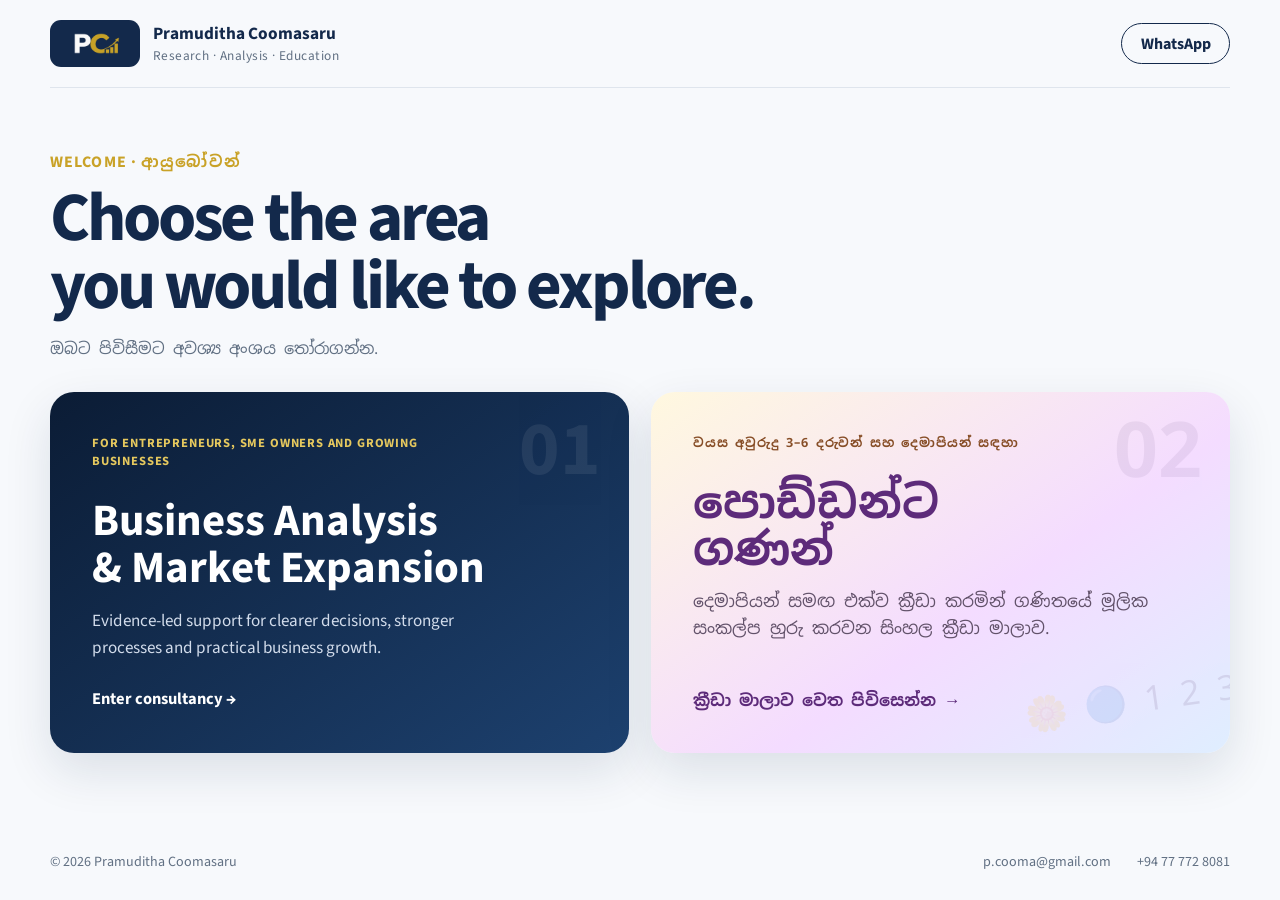
<file: index.html>
<!doctype html>
<html lang="en">
<head>
  <meta charset="utf-8" />
  <meta name="viewport" content="width=device-width, initial-scale=1, viewport-fit=cover" />
  <title>Pramuditha Coomasaru | Consultancy and Learning</title>
  <meta name="description" content="Choose between Pramuditha Coomasaru's business analysis and market expansion consultancy and Poddanta Ganan, Sinhala mathematics games for young children." />
  <meta name="author" content="Pramuditha Coomasaru" />
  <meta name="theme-color" content="#13294b" />
  <meta property="og:title" content="Pramuditha Coomasaru | Consultancy and Learning" />
  <meta property="og:description" content="Evidence-led business consultancy and Sinhala mathematics learning for young children." />
  <meta property="og:type" content="website" />
  <meta property="og:url" content="https://pcooma.com/" />
  <meta property="og:image" content="https://pcooma.com/og-image.png?v=2" />
  <link rel="canonical" href="https://pcooma.com/" />
  <link rel="icon" type="image/png" href="favicon.png?v=2" />
  <link rel="preconnect" href="https://fonts.googleapis.com" />
  <link rel="preconnect" href="https://fonts.gstatic.com" crossorigin />
  <link href="https://fonts.googleapis.com/css2?family=Noto+Sans+Sinhala:wght@400;500;600;700;800&family=Source+Sans+3:wght@400;500;600;700&display=swap" rel="stylesheet" />
  <link rel="stylesheet" href="landing.css" />
</head>
<body>
  <main class="welcome">
    <header class="welcome-header">
      <a class="identity" href="/" aria-label="Pramuditha Coomasaru home">
        <img src="logo-mark.png?v=2" alt="" width="63" height="26" />
        <span><strong>Pramuditha Coomasaru</strong><small>Research · Analysis · Education</small></span>
      </a>
      <a class="direct-contact" href="https://wa.me/94777728081" target="_blank" rel="noopener">WhatsApp</a>
    </header>

    <section class="welcome-intro" aria-labelledby="welcome-title">
      <p>Welcome · ආයුබෝවන්</p>
      <h1 id="welcome-title">Choose the area<br />you would like to explore.</h1>
      <span>ඔබට පිවිසීමට අවශ්‍ය අංශය තෝරාගන්න.</span>
    </section>

    <section class="pathways" aria-label="Available services">
      <a class="pathway consultancy-path" href="/consultancy/">
        <span class="pathway-number" aria-hidden="true">01</span>
        <span class="pathway-audience">For entrepreneurs, SME owners and growing businesses</span>
        <h2>Business Analysis<br />&amp; Market Expansion</h2>
        <p>Evidence-led support for clearer decisions, stronger processes and practical business growth.</p>
        <span class="pathway-action">Enter consultancy <b aria-hidden="true">→</b></span>
      </a>

      <a class="pathway learning-path" href="/poddanta-ganan/" lang="si">
        <span class="pathway-number" aria-hidden="true">02</span>
        <span class="pathway-audience">වයස අවුරුදු 3–6 දරුවන් සහ දෙමාපියන් සඳහා</span>
        <h2>පොඩ්ඩන්ට<br />ගණන්</h2>
        <p>දෙමාපියන් සමඟ එක්ව ක්‍රීඩා කරමින් ගණිතයේ මූලික සංකල්ප හුරු කරවන සිංහල ක්‍රීඩා මාලාව.</p>
        <span class="pathway-action">ක්‍රීඩා මාලාව වෙත පිවිසෙන්න <b aria-hidden="true">→</b></span>
      </a>
    </section>

    <footer class="welcome-footer">
      <span>© 2026 Pramuditha Coomasaru</span>
      <a href="mailto:p.cooma@gmail.com">p.cooma@gmail.com</a>
      <span>+94 77 772 8081</span>
    </footer>
  </main>
</body>
</html>
</file>
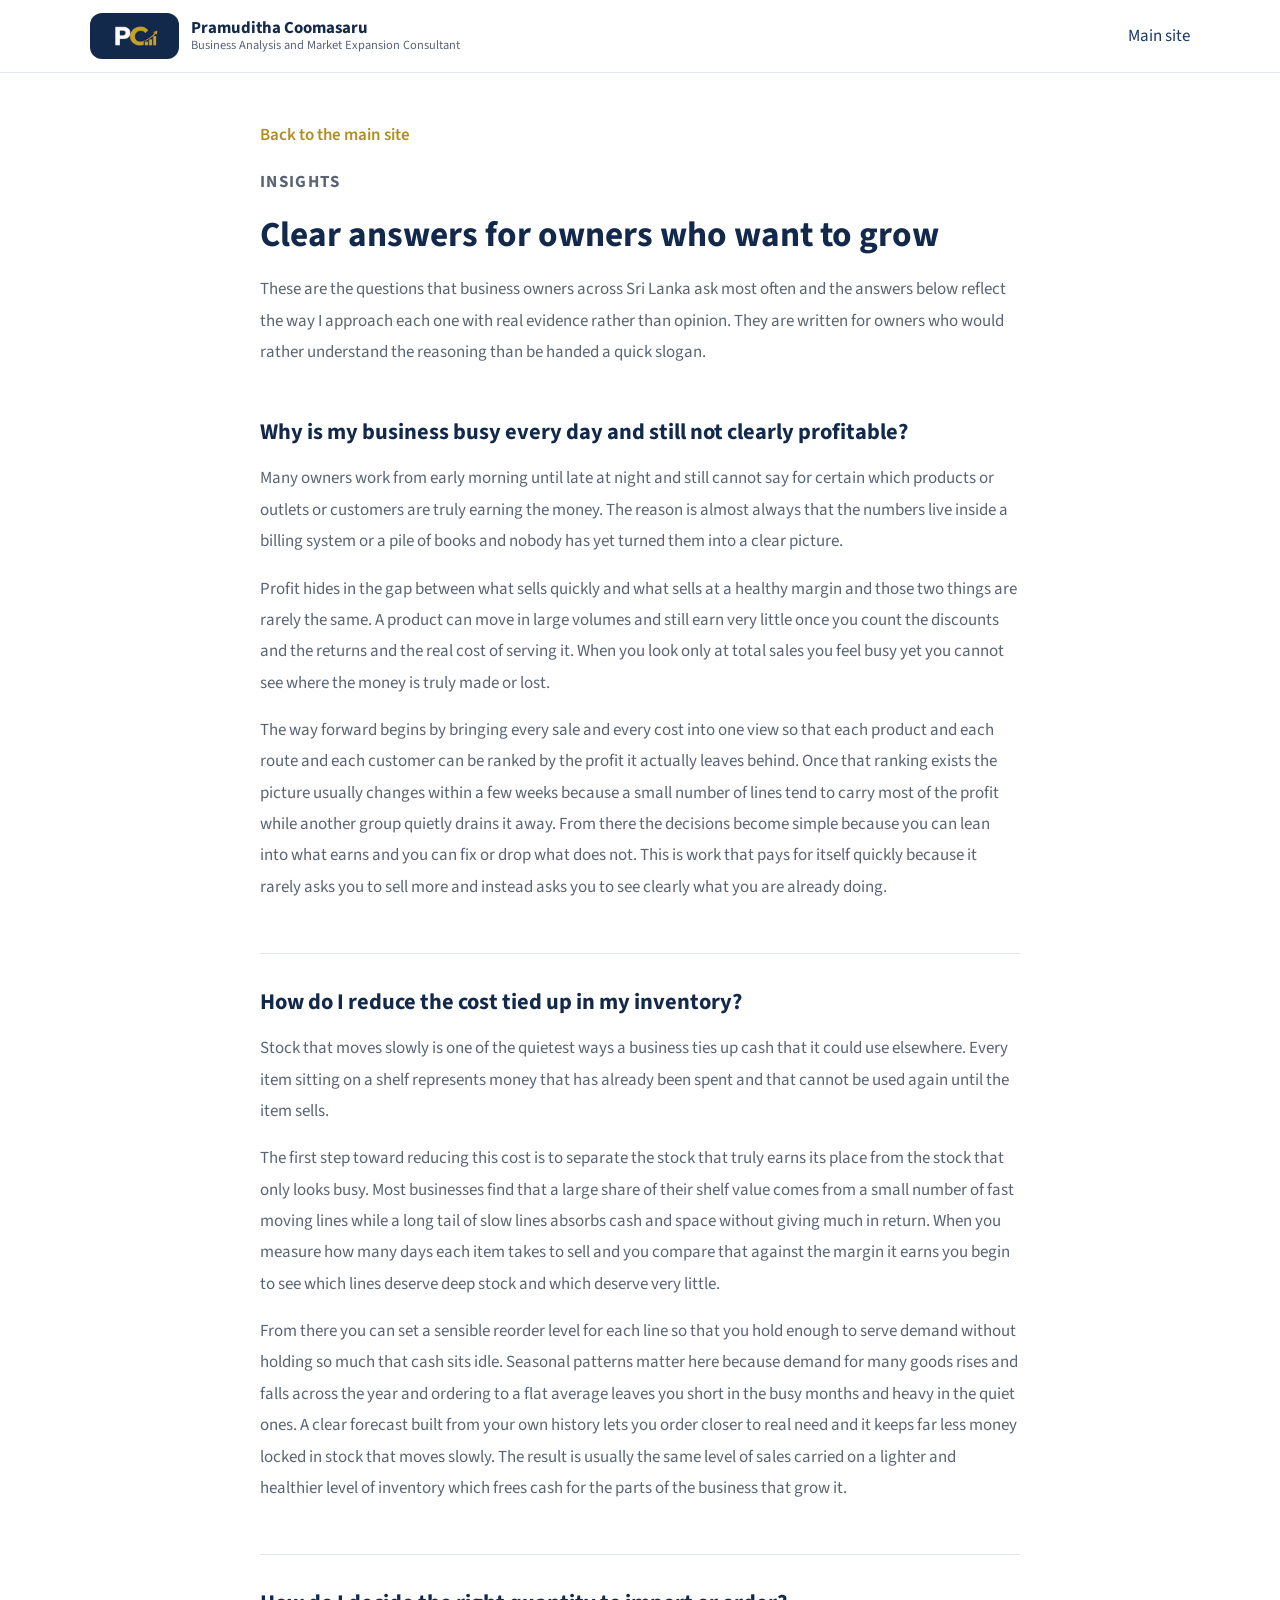
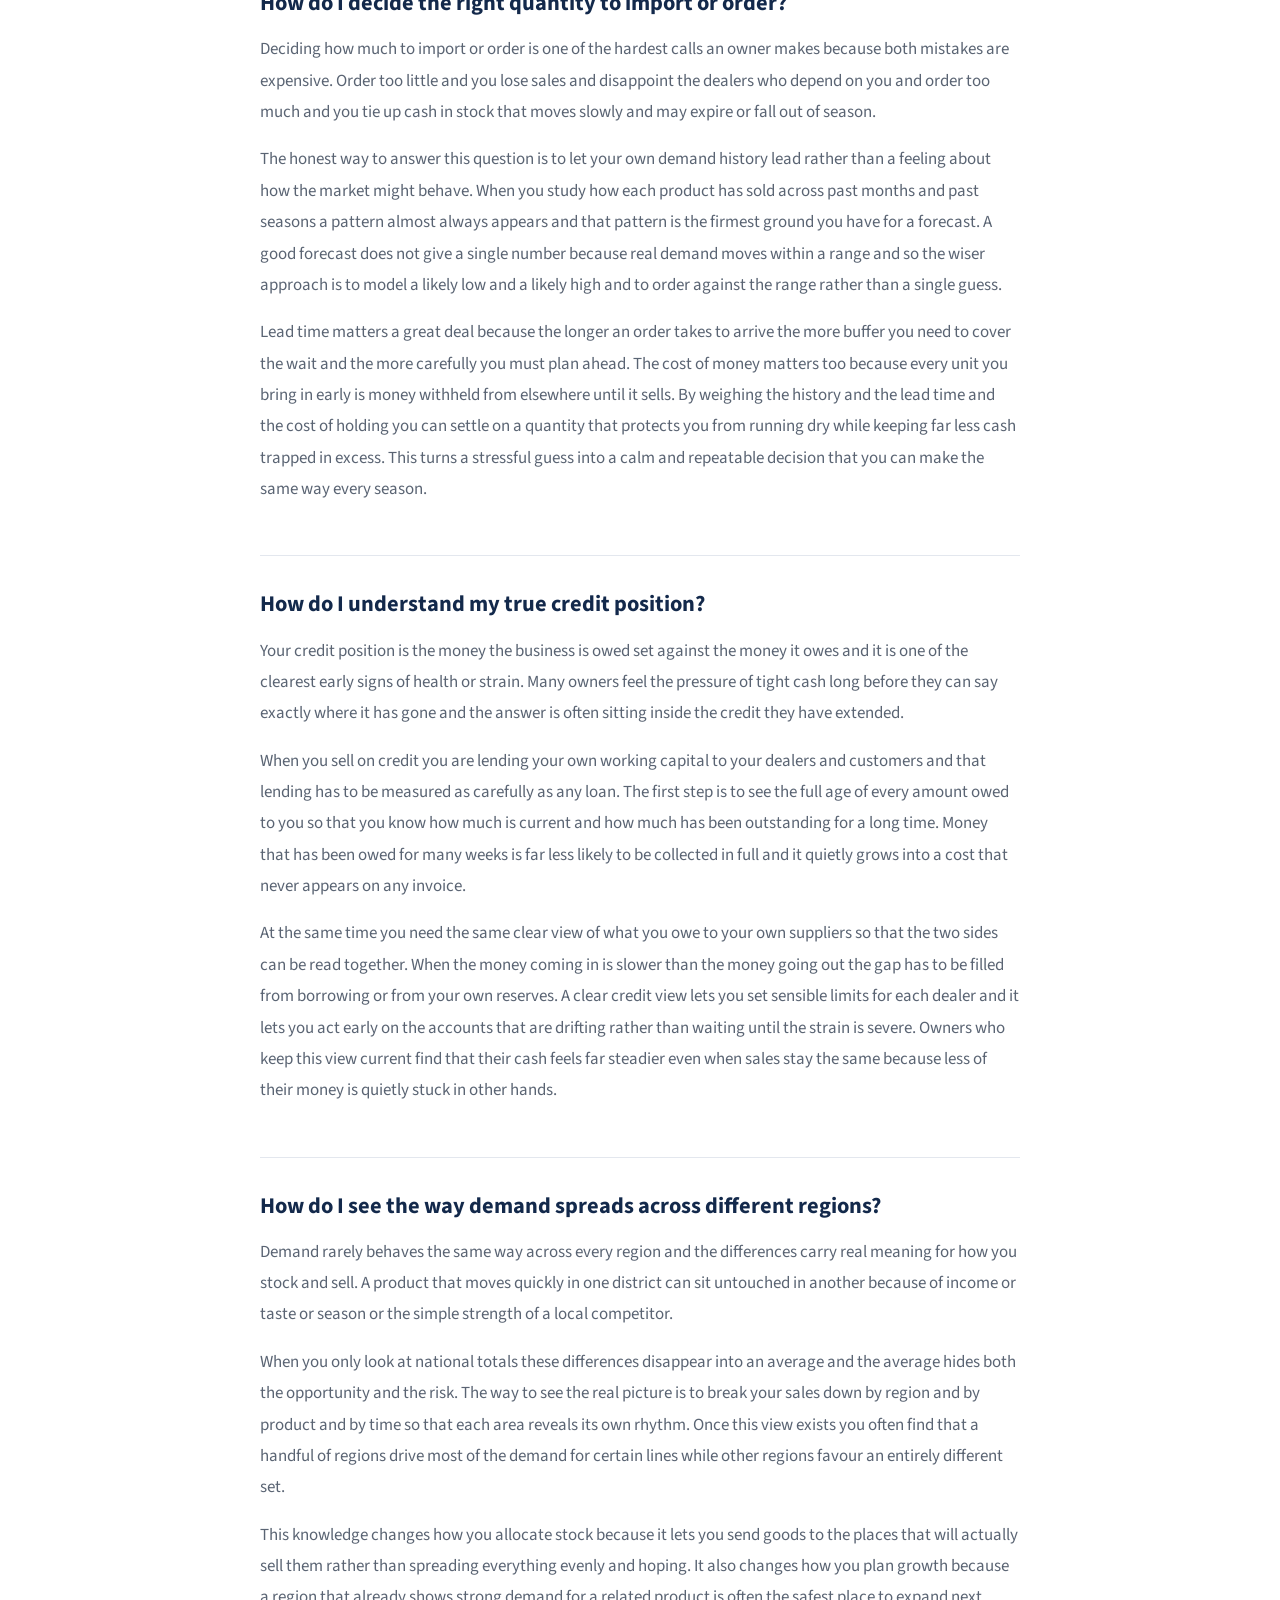
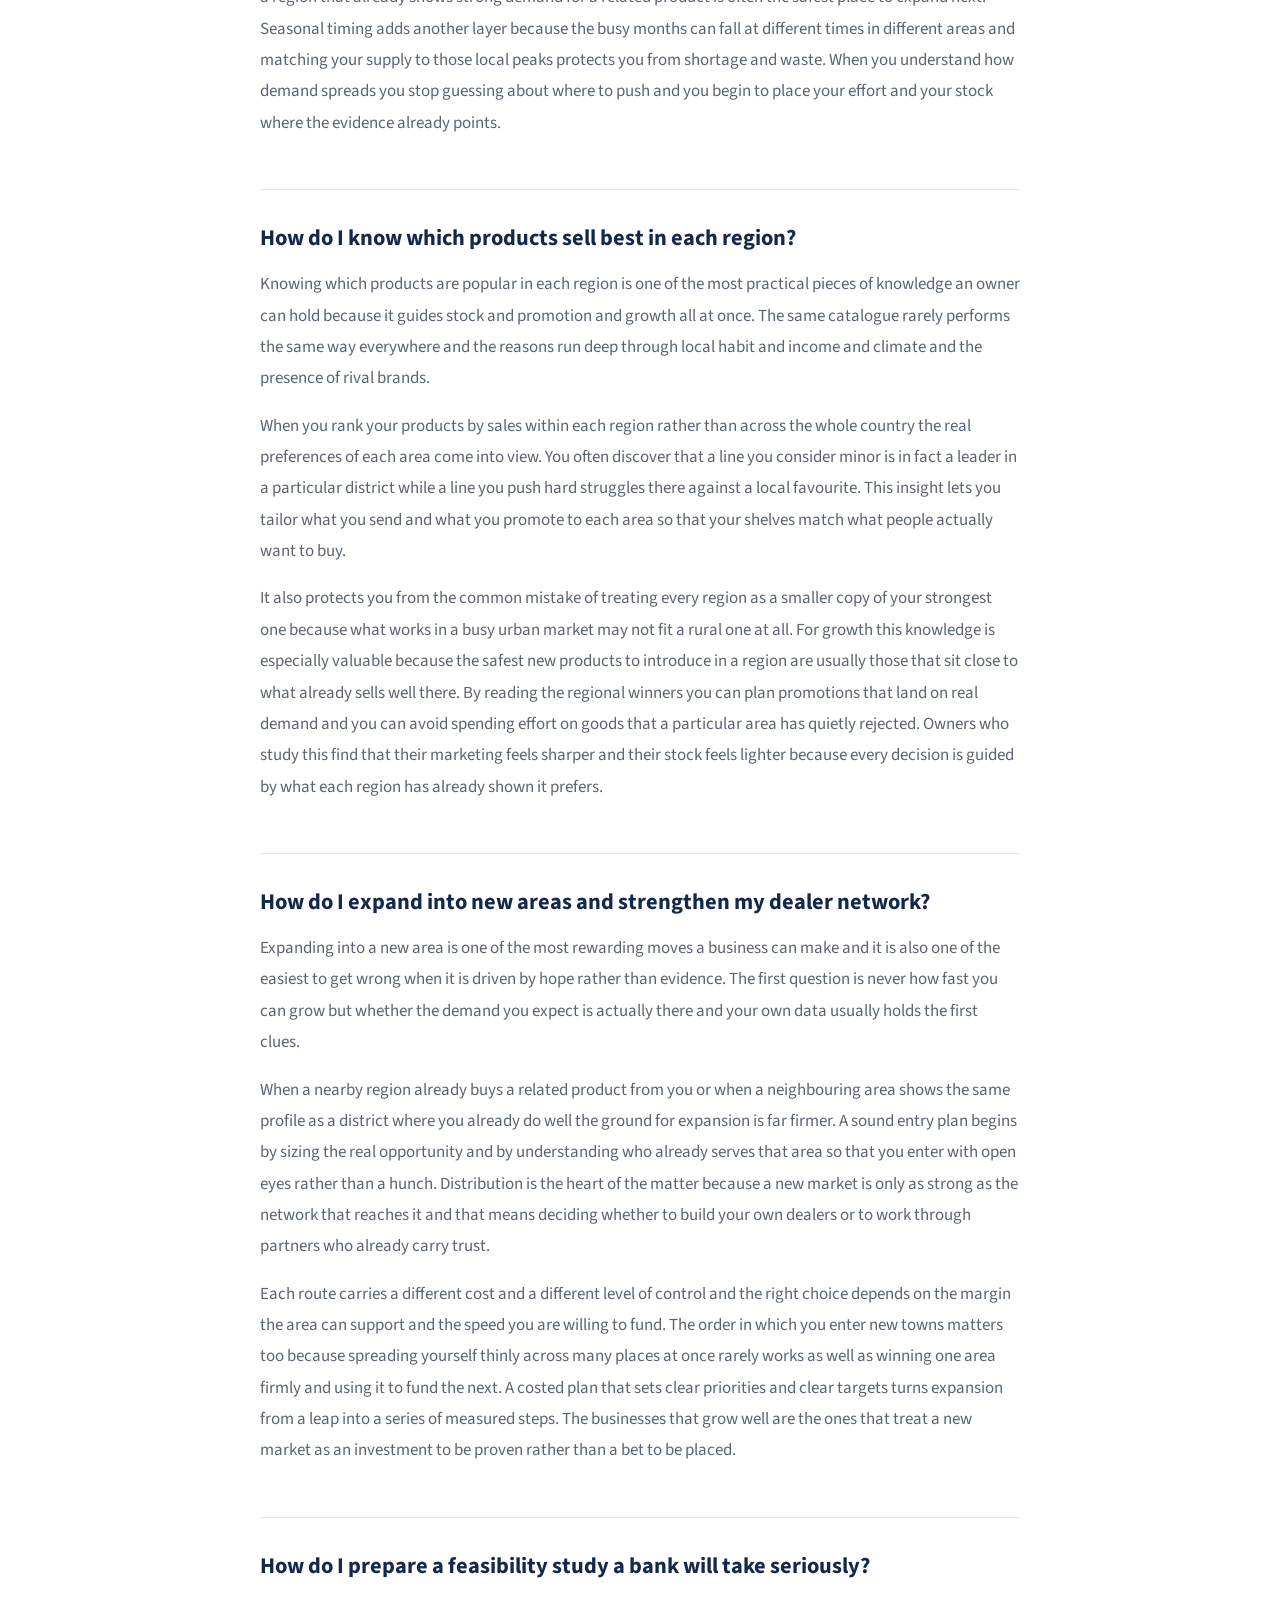
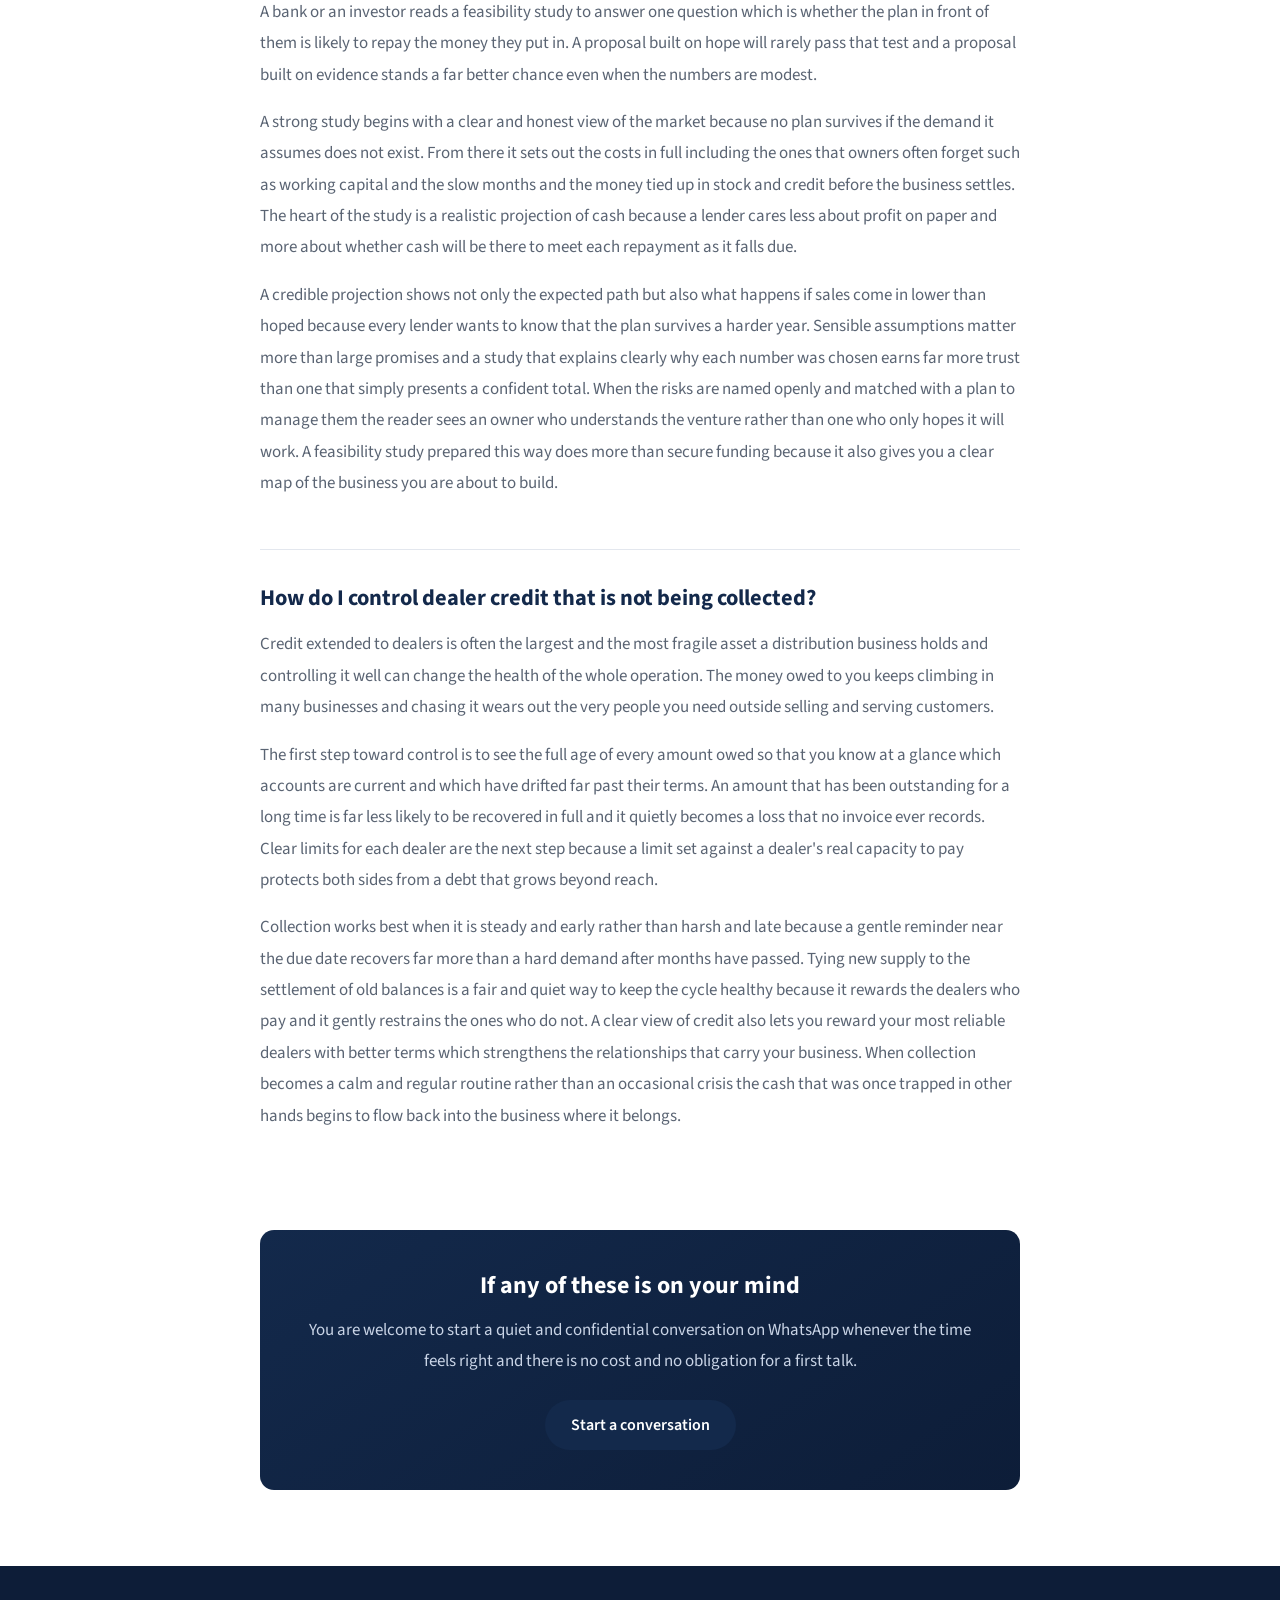
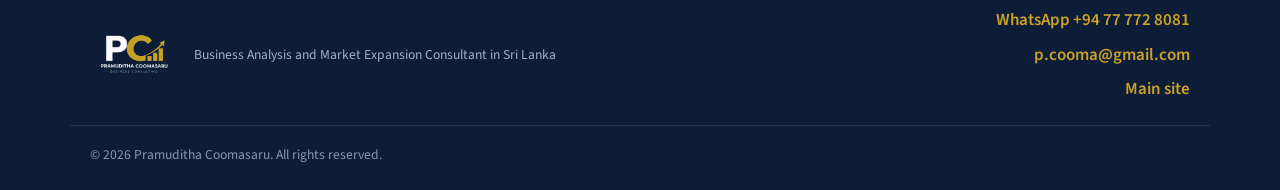
<file: insights/index.html>
<!DOCTYPE html>
<html lang="en">
<head>
  <meta charset="UTF-8" />
  <meta name="viewport" content="width=device-width, initial-scale=1.0" />
  <title>Insights for Sri Lankan Business Owners | Pramuditha Coomasaru</title>
  <meta name="description" content="Clear and practical answers for Sri Lankan business owners who want to grow covering profit and inventory and importing and credit and demand across regions and market expansion and feasibility." />
  <meta name="author" content="Pramuditha Coomasaru" />
  <meta property="og:title" content="Insights for Sri Lankan Business Owners | Pramuditha Coomasaru" />
  <meta property="og:description" content="Evidence based answers on profit and inventory and importing and credit and regional demand and market expansion and feasibility for Sri Lankan SME owners." />
  <meta property="og:type" content="article" />
  <meta property="og:url" content="https://pcooma.com/insights/" />
  <meta property="og:site_name" content="Pramuditha Coomasaru" />
  <meta property="og:image" content="https://pcooma.com/og-image.png?v=2" />
  <meta name="twitter:card" content="summary_large_image" />
  <meta name="twitter:title" content="Insights for Sri Lankan Business Owners" />
  <meta name="twitter:description" content="Evidence based answers for Sri Lankan SME owners who want to grow." />
  <meta name="twitter:image" content="https://pcooma.com/og-image.png?v=2" />
  <meta name="geo.region" content="LK" />
  <meta name="geo.placename" content="Sri Lanka" />
  <meta name="robots" content="index, follow, max-image-preview:large" />
  <meta name="keywords" content="business consultant Sri Lanka, grow my business Sri Lanka, reduce inventory cost, how much to import, dealer credit control, regional demand, market expansion Sri Lanka, feasibility study for bank loan" />
  <link rel="canonical" href="https://pcooma.com/insights/" />
  <link rel="icon" type="image/png" href="../favicon.png?v=2" />
  <link rel="apple-touch-icon" href="../favicon.png?v=2" />
  <link rel="preconnect" href="https://fonts.googleapis.com" />
  <link rel="preconnect" href="https://fonts.gstatic.com" crossorigin />
  <link href="https://fonts.googleapis.com/css2?family=Noto+Sans+Sinhala:wght@400;500;600;700&family=Source+Sans+3:wght@400;500;600;700&display=swap" rel="stylesheet" />
  <link rel="stylesheet" href="../styles.css" />
  <style>
    .insights-main { padding-top: 48px; }
    .insights-body { max-width: 760px; margin: 0 auto; }
    .insights-intro { color: var(--muted); font-size: 1.1rem; line-height: 1.8; margin: 0 0 10px; }
    .insights-body article { padding: 34px 0; border-bottom: 1px solid var(--line); }
    .insights-body article:last-of-type { border-bottom: 0; }
    .insights-body h2 { font-size: 1.4rem; color: var(--navy); margin: 0 0 16px; line-height: 1.3; }
    .insights-body p { color: var(--muted); line-height: 1.85; margin: 0 0 16px; font-size: 1.06rem; }
    .insights-cta { background: linear-gradient(145deg, var(--navy), var(--navy-900)); color: #e8eefb; border-radius: var(--radius); padding: 40px 32px; text-align: center; margin: 48px auto 0; max-width: 760px; }
    .insights-cta h2 { color: #fff; font-size: 1.5rem; margin: 0 0 14px; }
    .insights-cta p { color: #c9d4e6; line-height: 1.8; margin: 0 0 24px; }
    .back-link { display: inline-block; margin-bottom: 18px; color: var(--gold-600); font-weight: 600; }
  </style>
  <script type="application/ld+json">
  {
    "@context": "https://schema.org",
    "@type": "FAQPage",
    "@id": "https://pcooma.com/insights/#faq",
    "inLanguage": "en",
    "about": "Business growth for Sri Lankan SME owners",
    "author": { "@type": "Person", "name": "Pramuditha Coomasaru", "url": "https://pcooma.com/" },
    "mainEntity": [
      { "@type": "Question", "name": "Why is my business busy every day and still not clearly profitable?", "acceptedAnswer": { "@type": "Answer", "text": "Profit hides in the gap between what sells quickly and what sells at a healthy margin and those two things are rarely the same. Bringing every sale and every cost into one view lets you rank each product and route and customer by the profit it actually leaves behind." } },
      { "@type": "Question", "name": "How do I reduce the cost tied up in my inventory?", "acceptedAnswer": { "@type": "Answer", "text": "Separate the stock that truly earns its place from the stock that only looks busy by measuring how fast each line sells against the margin it earns. A clear forecast then lets you hold enough to serve demand without locking cash in slow moving stock." } },
      { "@type": "Question", "name": "How do I decide the right quantity to import or order?", "acceptedAnswer": { "@type": "Answer", "text": "Let your own demand history lead rather than a feeling about the market and model a likely low and a likely high so you order against a range. Weighing the history and the lead time and the cost of holding turns a stressful guess into a calm and repeatable decision." } },
      { "@type": "Question", "name": "How do I understand my true credit position?", "acceptedAnswer": { "@type": "Answer", "text": "Your credit position is the money you are owed set against the money you owe and much of the cash pressure owners feel sits inside the credit they have extended. Seeing the full age of every balance lets you set sensible limits and act early on accounts that are drifting." } },
      { "@type": "Question", "name": "How do I see the way demand spreads across different regions?", "acceptedAnswer": { "@type": "Answer", "text": "National totals hide regional differences inside an average so break your sales down by region and by product and by time. Each area then reveals its own rhythm which lets you place stock and plan growth where the evidence already points." } },
      { "@type": "Question", "name": "How do I know which products sell best in each region?", "acceptedAnswer": { "@type": "Answer", "text": "Rank your products by sales within each region rather than across the whole country and the real preferences of each area come into view. This lets you tailor what you send and what you promote so your shelves match what people actually want to buy." } },
      { "@type": "Question", "name": "How do I expand into new areas and strengthen my dealer network?", "acceptedAnswer": { "@type": "Answer", "text": "Begin by checking whether the demand you expect is real because a nearby region that already buys a related product gives firmer ground. Then size the opportunity and choose the distribution route that the margin can support and win one area firmly before funding the next." } },
      { "@type": "Question", "name": "How do I prepare a feasibility study a bank will take seriously?", "acceptedAnswer": { "@type": "Answer", "text": "A lender wants to know the plan is likely to repay so build it on an honest view of the market and a realistic projection of cash rather than profit on paper. Show what happens if sales come in lower than hoped and explain clearly why each number was chosen." } },
      { "@type": "Question", "name": "How do I control dealer credit that is not being collected?", "acceptedAnswer": { "@type": "Answer", "text": "See the full age of every amount owed and set clear limits against each dealer's real capacity to pay. Steady and early collection recovers far more than harsh and late demands and tying new supply to the settlement of old balances keeps the cycle healthy." } }
    ]
  }
  </script>
</head>
<body>
  <header class="site-header" id="top">
    <div class="container header-inner">
      <a href="../" class="brand" aria-label="Pramuditha Coomasaru home">
        <span class="brand-logo"><img src="../logo-mark.png?v=2" alt="PC" width="63" height="26" /></span>
        <span class="brand-text">
          <span class="brand-name">Pramuditha Coomasaru</span>
          <span class="brand-role">Business Analysis and Market Expansion Consultant</span>
        </span>
      </a>
      <a href="../" class="nav-cta">Main site</a>
    </div>
  </header>

  <main class="section insights-main">
    <div class="container">
      <div class="insights-body">
        <a href="../" class="back-link">Back to the main site</a>
        <p class="eyebrow">Insights</p>
        <h1 class="section-title">Clear answers for owners who want to grow</h1>
        <p class="insights-intro">These are the questions that business owners across Sri Lanka ask most often and the answers below reflect the way I approach each one with real evidence rather than opinion. They are written for owners who would rather understand the reasoning than be handed a quick slogan.</p>

        <article>
          <h2>Why is my business busy every day and still not clearly profitable?</h2>
          <p>Many owners work from early morning until late at night and still cannot say for certain which products or outlets or customers are truly earning the money. The reason is almost always that the numbers live inside a billing system or a pile of books and nobody has yet turned them into a clear picture.</p>
          <p>Profit hides in the gap between what sells quickly and what sells at a healthy margin and those two things are rarely the same. A product can move in large volumes and still earn very little once you count the discounts and the returns and the real cost of serving it. When you look only at total sales you feel busy yet you cannot see where the money is truly made or lost.</p>
          <p>The way forward begins by bringing every sale and every cost into one view so that each product and each route and each customer can be ranked by the profit it actually leaves behind. Once that ranking exists the picture usually changes within a few weeks because a small number of lines tend to carry most of the profit while another group quietly drains it away. From there the decisions become simple because you can lean into what earns and you can fix or drop what does not. This is work that pays for itself quickly because it rarely asks you to sell more and instead asks you to see clearly what you are already doing.</p>
        </article>

        <article>
          <h2>How do I reduce the cost tied up in my inventory?</h2>
          <p>Stock that moves slowly is one of the quietest ways a business ties up cash that it could use elsewhere. Every item sitting on a shelf represents money that has already been spent and that cannot be used again until the item sells.</p>
          <p>The first step toward reducing this cost is to separate the stock that truly earns its place from the stock that only looks busy. Most businesses find that a large share of their shelf value comes from a small number of fast moving lines while a long tail of slow lines absorbs cash and space without giving much in return. When you measure how many days each item takes to sell and you compare that against the margin it earns you begin to see which lines deserve deep stock and which deserve very little.</p>
          <p>From there you can set a sensible reorder level for each line so that you hold enough to serve demand without holding so much that cash sits idle. Seasonal patterns matter here because demand for many goods rises and falls across the year and ordering to a flat average leaves you short in the busy months and heavy in the quiet ones. A clear forecast built from your own history lets you order closer to real need and it keeps far less money locked in stock that moves slowly. The result is usually the same level of sales carried on a lighter and healthier level of inventory which frees cash for the parts of the business that grow it.</p>
        </article>

        <article>
          <h2>How do I decide the right quantity to import or order?</h2>
          <p>Deciding how much to import or order is one of the hardest calls an owner makes because both mistakes are expensive. Order too little and you lose sales and disappoint the dealers who depend on you and order too much and you tie up cash in stock that moves slowly and may expire or fall out of season.</p>
          <p>The honest way to answer this question is to let your own demand history lead rather than a feeling about how the market might behave. When you study how each product has sold across past months and past seasons a pattern almost always appears and that pattern is the firmest ground you have for a forecast. A good forecast does not give a single number because real demand moves within a range and so the wiser approach is to model a likely low and a likely high and to order against the range rather than a single guess.</p>
          <p>Lead time matters a great deal because the longer an order takes to arrive the more buffer you need to cover the wait and the more carefully you must plan ahead. The cost of money matters too because every unit you bring in early is money withheld from elsewhere until it sells. By weighing the history and the lead time and the cost of holding you can settle on a quantity that protects you from running dry while keeping far less cash trapped in excess. This turns a stressful guess into a calm and repeatable decision that you can make the same way every season.</p>
        </article>

        <article>
          <h2>How do I understand my true credit position?</h2>
          <p>Your credit position is the money the business is owed set against the money it owes and it is one of the clearest early signs of health or strain. Many owners feel the pressure of tight cash long before they can say exactly where it has gone and the answer is often sitting inside the credit they have extended.</p>
          <p>When you sell on credit you are lending your own working capital to your dealers and customers and that lending has to be measured as carefully as any loan. The first step is to see the full age of every amount owed to you so that you know how much is current and how much has been outstanding for a long time. Money that has been owed for many weeks is far less likely to be collected in full and it quietly grows into a cost that never appears on any invoice.</p>
          <p>At the same time you need the same clear view of what you owe to your own suppliers so that the two sides can be read together. When the money coming in is slower than the money going out the gap has to be filled from borrowing or from your own reserves. A clear credit view lets you set sensible limits for each dealer and it lets you act early on the accounts that are drifting rather than waiting until the strain is severe. Owners who keep this view current find that their cash feels far steadier even when sales stay the same because less of their money is quietly stuck in other hands.</p>
        </article>

        <article>
          <h2>How do I see the way demand spreads across different regions?</h2>
          <p>Demand rarely behaves the same way across every region and the differences carry real meaning for how you stock and sell. A product that moves quickly in one district can sit untouched in another because of income or taste or season or the simple strength of a local competitor.</p>
          <p>When you only look at national totals these differences disappear into an average and the average hides both the opportunity and the risk. The way to see the real picture is to break your sales down by region and by product and by time so that each area reveals its own rhythm. Once this view exists you often find that a handful of regions drive most of the demand for certain lines while other regions favour an entirely different set.</p>
          <p>This knowledge changes how you allocate stock because it lets you send goods to the places that will actually sell them rather than spreading everything evenly and hoping. It also changes how you plan growth because a region that already shows strong demand for a related product is often the safest place to expand next. Seasonal timing adds another layer because the busy months can fall at different times in different areas and matching your supply to those local peaks protects you from shortage and waste. When you understand how demand spreads you stop guessing about where to push and you begin to place your effort and your stock where the evidence already points.</p>
        </article>

        <article>
          <h2>How do I know which products sell best in each region?</h2>
          <p>Knowing which products are popular in each region is one of the most practical pieces of knowledge an owner can hold because it guides stock and promotion and growth all at once. The same catalogue rarely performs the same way everywhere and the reasons run deep through local habit and income and climate and the presence of rival brands.</p>
          <p>When you rank your products by sales within each region rather than across the whole country the real preferences of each area come into view. You often discover that a line you consider minor is in fact a leader in a particular district while a line you push hard struggles there against a local favourite. This insight lets you tailor what you send and what you promote to each area so that your shelves match what people actually want to buy.</p>
          <p>It also protects you from the common mistake of treating every region as a smaller copy of your strongest one because what works in a busy urban market may not fit a rural one at all. For growth this knowledge is especially valuable because the safest new products to introduce in a region are usually those that sit close to what already sells well there. By reading the regional winners you can plan promotions that land on real demand and you can avoid spending effort on goods that a particular area has quietly rejected. Owners who study this find that their marketing feels sharper and their stock feels lighter because every decision is guided by what each region has already shown it prefers.</p>
        </article>

        <article>
          <h2>How do I expand into new areas and strengthen my dealer network?</h2>
          <p>Expanding into a new area is one of the most rewarding moves a business can make and it is also one of the easiest to get wrong when it is driven by hope rather than evidence. The first question is never how fast you can grow but whether the demand you expect is actually there and your own data usually holds the first clues.</p>
          <p>When a nearby region already buys a related product from you or when a neighbouring area shows the same profile as a district where you already do well the ground for expansion is far firmer. A sound entry plan begins by sizing the real opportunity and by understanding who already serves that area so that you enter with open eyes rather than a hunch. Distribution is the heart of the matter because a new market is only as strong as the network that reaches it and that means deciding whether to build your own dealers or to work through partners who already carry trust.</p>
          <p>Each route carries a different cost and a different level of control and the right choice depends on the margin the area can support and the speed you are willing to fund. The order in which you enter new towns matters too because spreading yourself thinly across many places at once rarely works as well as winning one area firmly and using it to fund the next. A costed plan that sets clear priorities and clear targets turns expansion from a leap into a series of measured steps. The businesses that grow well are the ones that treat a new market as an investment to be proven rather than a bet to be placed.</p>
        </article>

        <article>
          <h2>How do I prepare a feasibility study a bank will take seriously?</h2>
          <p>A bank or an investor reads a feasibility study to answer one question which is whether the plan in front of them is likely to repay the money they put in. A proposal built on hope will rarely pass that test and a proposal built on evidence stands a far better chance even when the numbers are modest.</p>
          <p>A strong study begins with a clear and honest view of the market because no plan survives if the demand it assumes does not exist. From there it sets out the costs in full including the ones that owners often forget such as working capital and the slow months and the money tied up in stock and credit before the business settles. The heart of the study is a realistic projection of cash because a lender cares less about profit on paper and more about whether cash will be there to meet each repayment as it falls due.</p>
          <p>A credible projection shows not only the expected path but also what happens if sales come in lower than hoped because every lender wants to know that the plan survives a harder year. Sensible assumptions matter more than large promises and a study that explains clearly why each number was chosen earns far more trust than one that simply presents a confident total. When the risks are named openly and matched with a plan to manage them the reader sees an owner who understands the venture rather than one who only hopes it will work. A feasibility study prepared this way does more than secure funding because it also gives you a clear map of the business you are about to build.</p>
        </article>

        <article>
          <h2>How do I control dealer credit that is not being collected?</h2>
          <p>Credit extended to dealers is often the largest and the most fragile asset a distribution business holds and controlling it well can change the health of the whole operation. The money owed to you keeps climbing in many businesses and chasing it wears out the very people you need outside selling and serving customers.</p>
          <p>The first step toward control is to see the full age of every amount owed so that you know at a glance which accounts are current and which have drifted far past their terms. An amount that has been outstanding for a long time is far less likely to be recovered in full and it quietly becomes a loss that no invoice ever records. Clear limits for each dealer are the next step because a limit set against a dealer's real capacity to pay protects both sides from a debt that grows beyond reach.</p>
          <p>Collection works best when it is steady and early rather than harsh and late because a gentle reminder near the due date recovers far more than a hard demand after months have passed. Tying new supply to the settlement of old balances is a fair and quiet way to keep the cycle healthy because it rewards the dealers who pay and it gently restrains the ones who do not. A clear view of credit also lets you reward your most reliable dealers with better terms which strengthens the relationships that carry your business. When collection becomes a calm and regular routine rather than an occasional crisis the cash that was once trapped in other hands begins to flow back into the business where it belongs.</p>
        </article>

        <div class="insights-cta">
          <h2>If any of these is on your mind</h2>
          <p>You are welcome to start a quiet and confidential conversation on WhatsApp whenever the time feels right and there is no cost and no obligation for a first talk.</p>
          <a class="btn btn-primary" href="https://wa.me/94777728081?text=Hello%20Pramuditha.%20I%20read%20your%20insights%20and%20I%20would%20like%20to%20talk%20about%20my%20business." target="_blank" rel="noopener">Start a conversation</a>
        </div>
      </div>
    </div>
  </main>

  <footer class="site-footer">
    <div class="container footer-inner">
      <div class="footer-brand">
        <img class="footer-logo" src="../logo-full.png?v=2" alt="Pramuditha Coomasaru Business Consulting" width="130" height="124" />
        <p class="footer-role">Business Analysis and Market Expansion Consultant in Sri Lanka</p>
      </div>
      <div class="footer-contact">
        <a href="https://wa.me/94777728081" target="_blank" rel="noopener">WhatsApp +94 77 772 8081</a>
        <a href="mailto:p.cooma@gmail.com">p.cooma@gmail.com</a>
        <a href="../">Main site</a>
      </div>
    </div>
    <div class="container footer-bottom">
      <p>&copy; 2026 Pramuditha Coomasaru. All rights reserved.</p>
    </div>
  </footer>
</body>
</html>
</file>
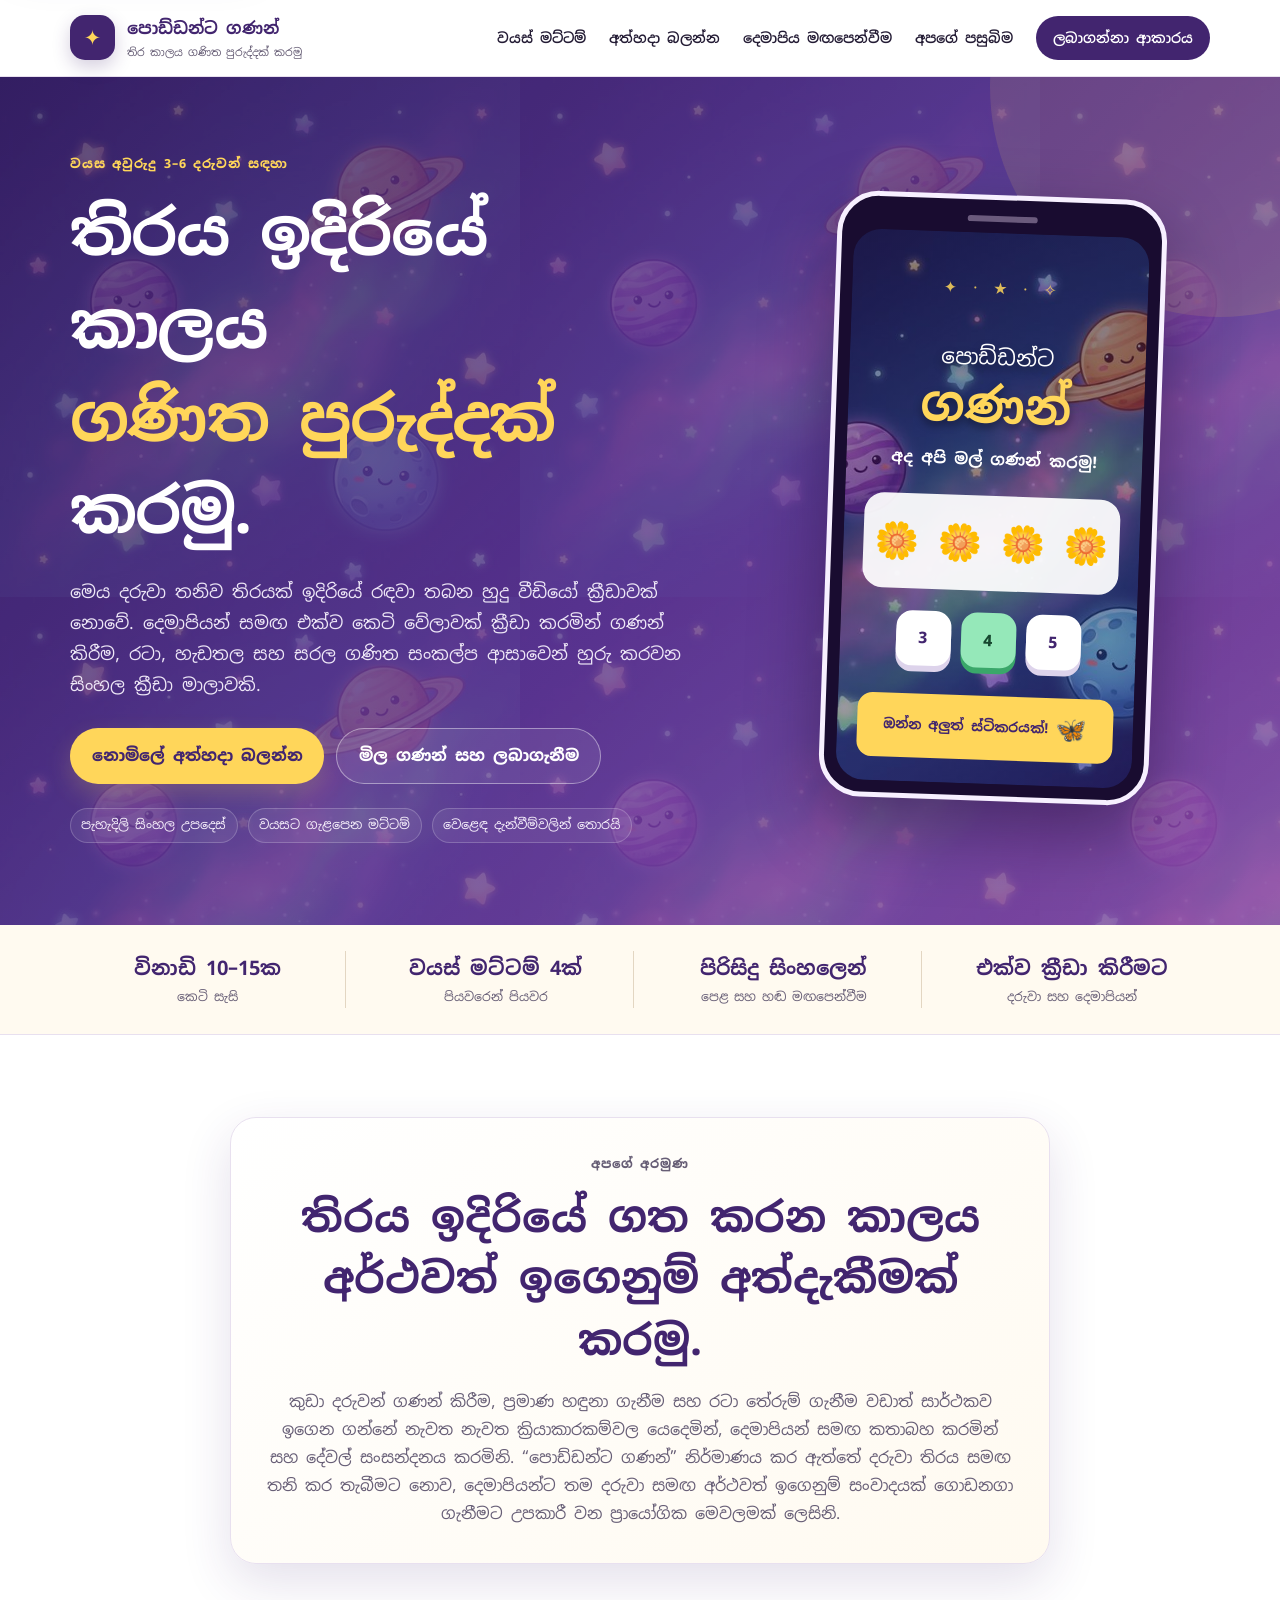
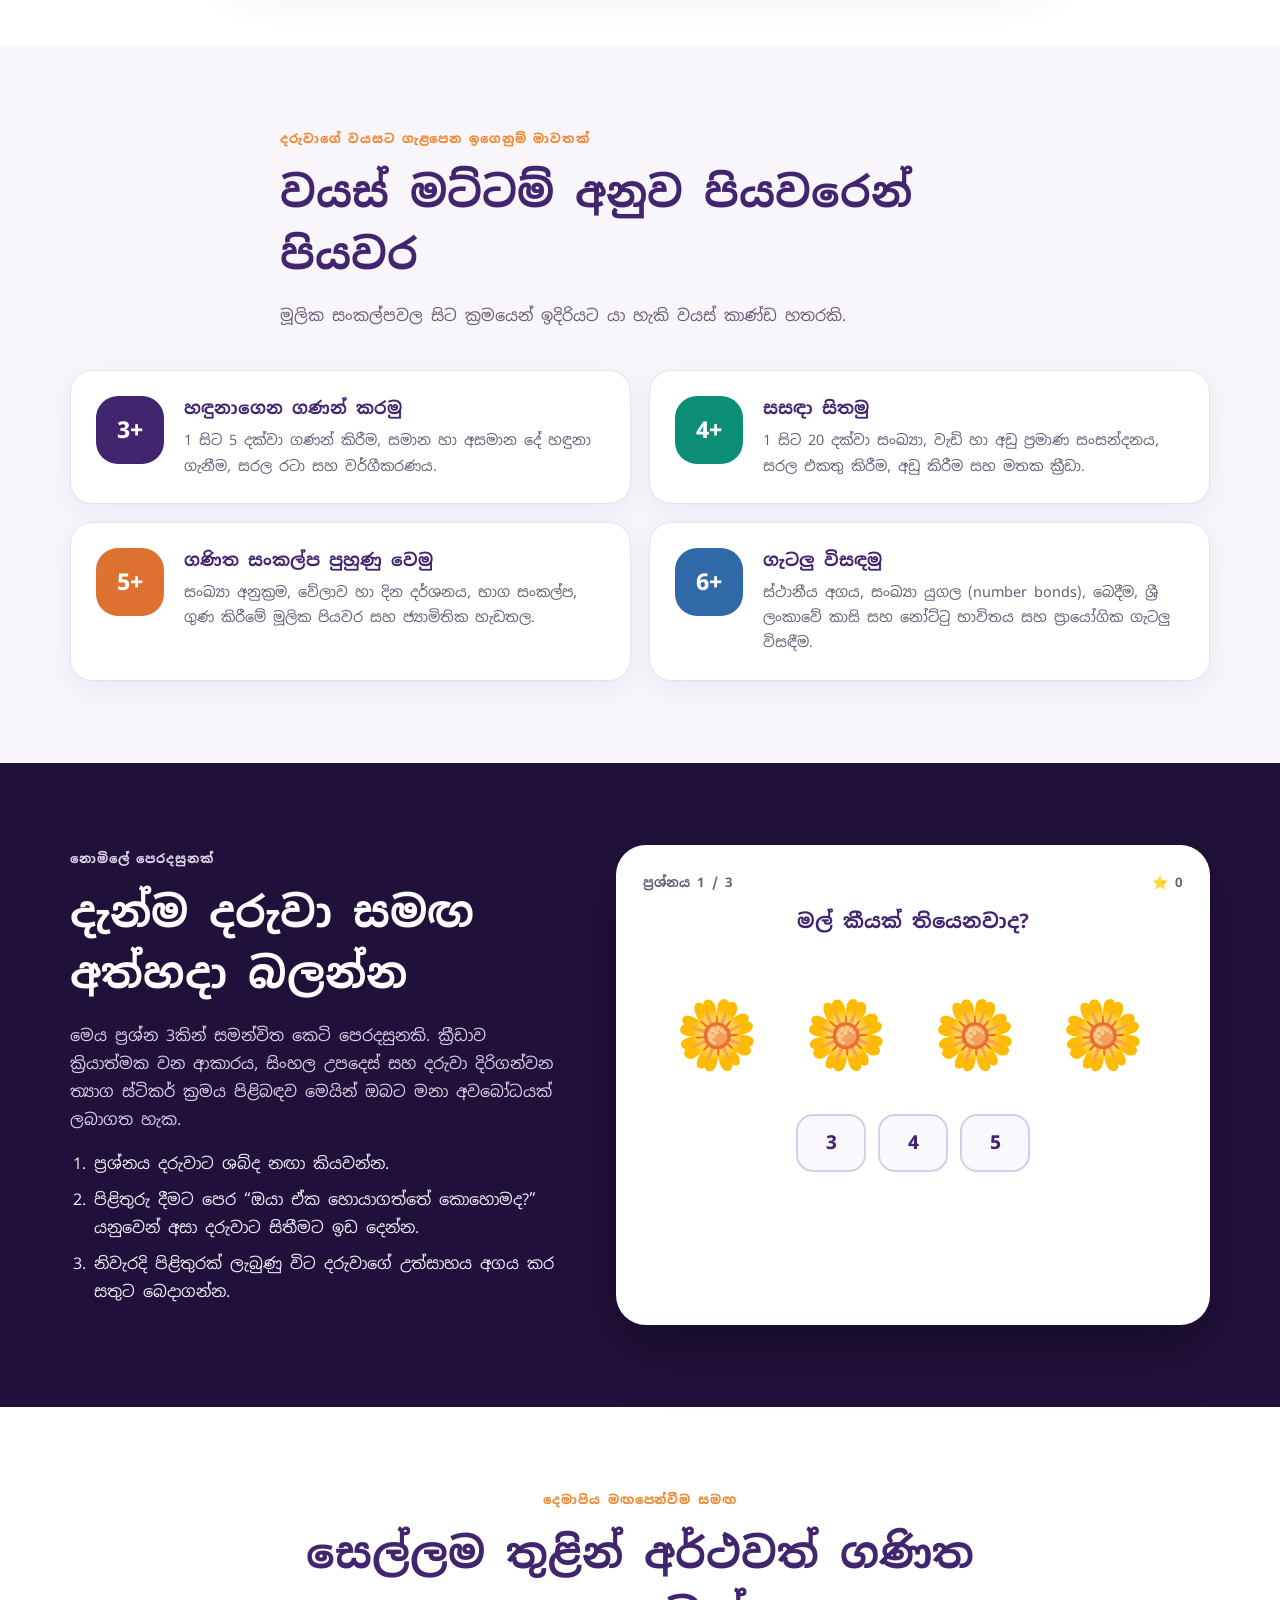
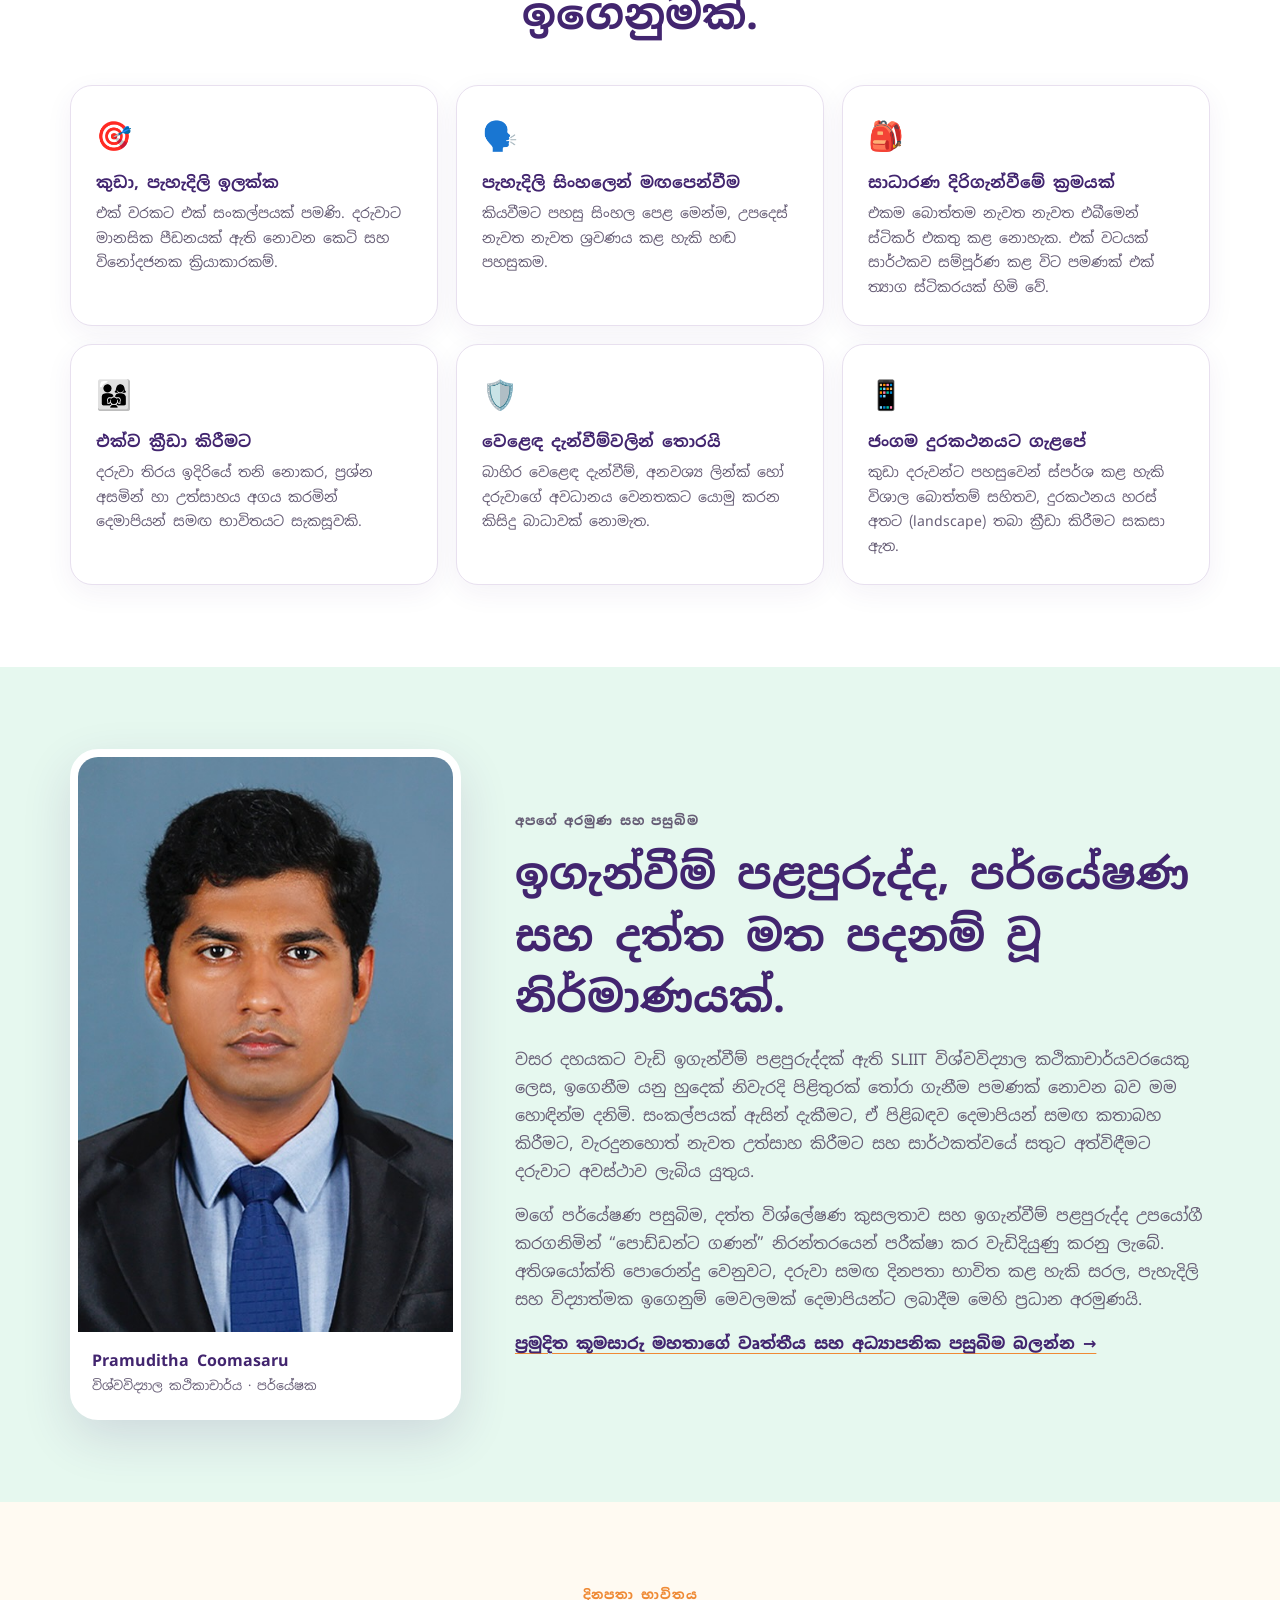
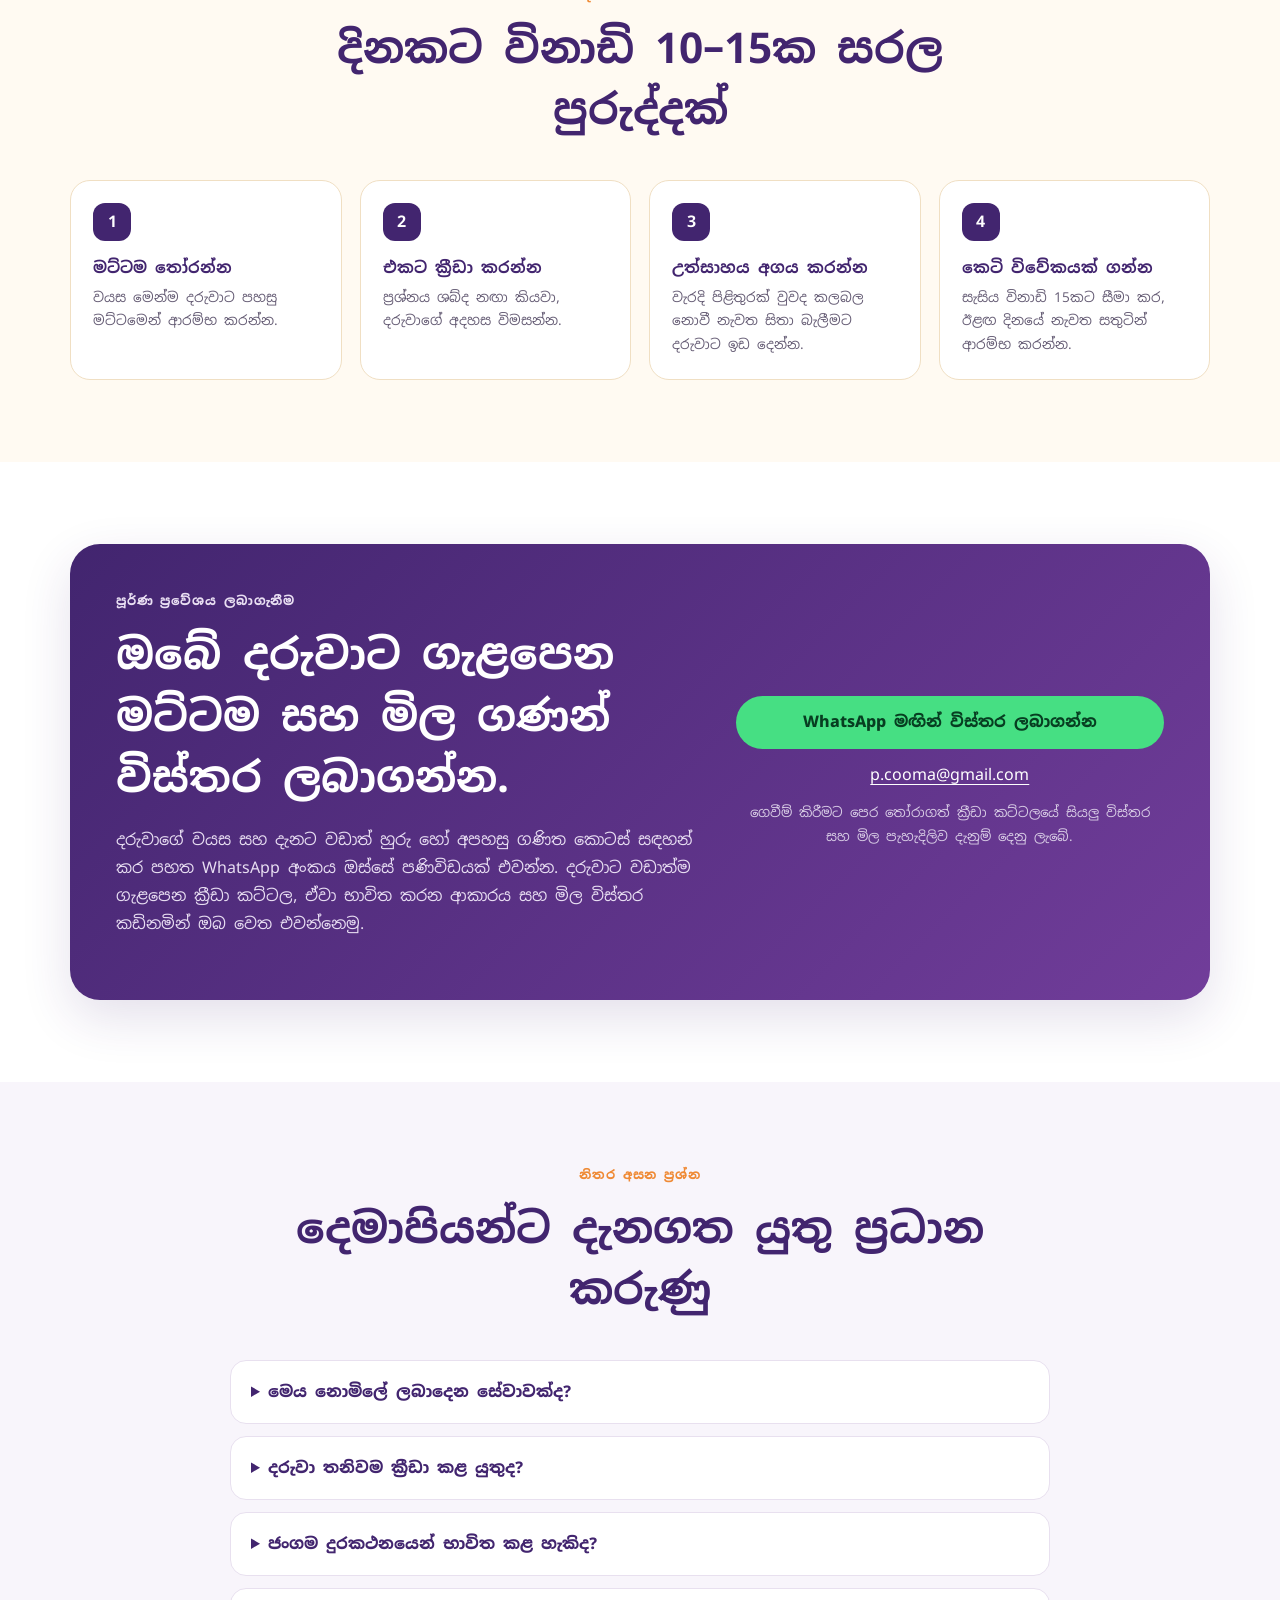
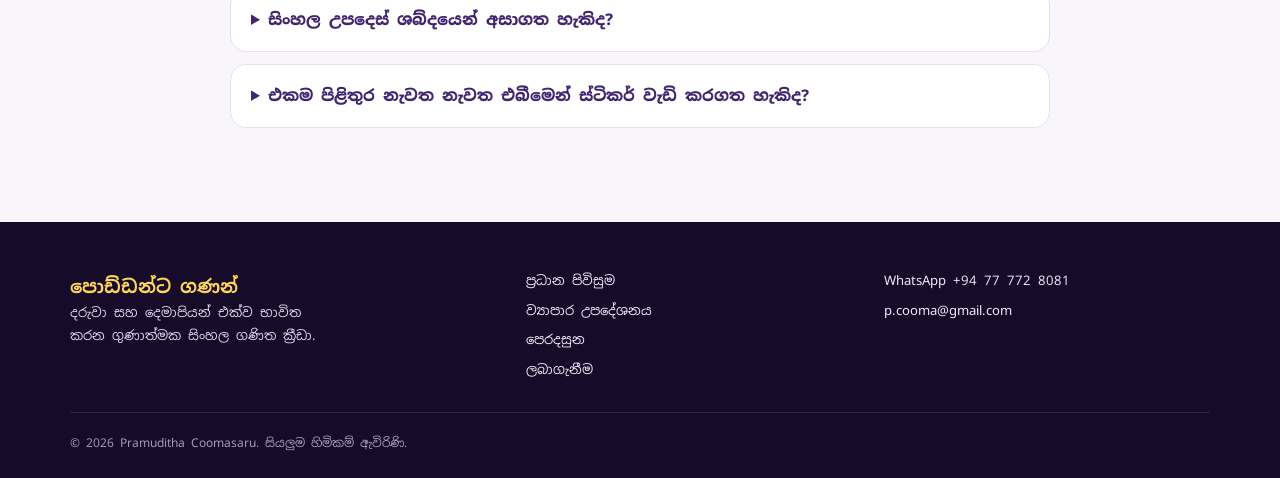
<file: poddanta-ganan/index.html>
<!doctype html>
<html lang="si">
<head>
  <meta charset="utf-8" />
  <meta name="viewport" content="width=device-width, initial-scale=1, viewport-fit=cover" />
  <title>පොඩ්ඩන්ට ගණන් | දරුවන්ට සිංහල ගණිත ක්‍රීඩා</title>
  <meta name="description" content="වයස අවුරුදු 3 සිට 6 දක්වා දරුවන්ට දෙමාපියන් සමඟ එක්ව ක්‍රීඩා කරමින් ගණිතයේ මූලික සංකල්ප හුරු කරවන සිංහල ඩිජිටල් ඉගෙනුම් ක්‍රීඩා මාලාව." />
  <meta name="theme-color" content="#42256f" />
  <meta property="og:title" content="පොඩ්ඩන්ට ගණන් — තිරය ඉදිරියේ කාලය ගණිත පුරුද්දක් කරමු" />
  <meta property="og:description" content="වයස අවුරුදු 3–6 දරුවන්ට දෙමාපියන් සමඟ එක්ව ක්‍රීඩා කළ හැකි ප්‍රායෝගික සිංහල ගණිත ක්‍රියාකාරකම්." />
  <meta property="og:type" content="website" />
  <meta property="og:url" content="https://pcooma.com/poddanta-ganan/" />
  <meta property="og:image" content="https://pcooma.com/og-image.png?v=2" />
  <link rel="canonical" href="https://pcooma.com/poddanta-ganan/" />
  <link rel="icon" type="image/png" href="../favicon.png?v=2" />
  <link rel="preconnect" href="https://fonts.googleapis.com" />
  <link rel="preconnect" href="https://fonts.gstatic.com" crossorigin />
  <link href="https://fonts.googleapis.com/css2?family=Noto+Sans+Sinhala:wght@400;500;600;700;800&display=swap" rel="stylesheet" />
  <link rel="stylesheet" href="styles.css" />
  <script type="application/ld+json">
  {
    "@context": "https://schema.org",
    "@type": "EducationalApplication",
    "name": "පොඩ්ඩන්ට ගණන්",
    "applicationCategory": "EducationalApplication",
    "educationalLevel": "Early childhood, ages 3 to 6",
    "inLanguage": "si-LK",
    "operatingSystem": "Web browser",
    "url": "https://pcooma.com/poddanta-ganan/",
    "description": "දෙමාපියන් සහ දරුවන් සඳහා නිර්මාණය කළ ප්‍රායෝගික සිංහල ගණිත ක්‍රීඩා මාලාව.",
    "author": {
      "@type": "Person",
      "name": "Pramuditha Coomasaru",
      "url": "https://pcooma.com/"
    }
  }
  </script>
</head>
<body>
  <a class="skip-link" href="#main">ප්‍රධාන අන්තර්ගතයට යන්න</a>

  <header class="site-header">
    <div class="wrap header-inner">
      <a class="product-brand" href="#top" aria-label="පොඩ්ඩන්ට ගණන් මුල් පිටුව">
        <span class="brand-orbit" aria-hidden="true">✦</span>
        <span><strong>පොඩ්ඩන්ට ගණන්</strong><small>තිර කාලය ගණිත පුරුද්දක් කරමු</small></span>
      </a>
      <button class="menu-button" type="button" aria-expanded="false" aria-controls="main-nav">මෙනුව</button>
      <nav id="main-nav" class="main-nav" aria-label="ප්‍රධාන මෙනුව">
        <a href="#ages">වයස් මට්ටම්</a>
        <a href="#demo">අත්හදා බලන්න</a>
        <a href="#parents">දෙමාපිය මඟපෙන්වීම</a>
        <a href="#trust">අපගේ පසුබිම</a>
        <a class="nav-cta" href="#get-access">ලබාගන්නා ආකාරය</a>
      </nav>
    </div>
  </header>

  <main id="main">
    <section class="hero" id="top">
      <div class="wrap hero-grid">
        <div class="hero-copy">
          <p class="eyebrow">වයස අවුරුදු 3–6 දරුවන් සඳහා</p>
          <h1>තිරය ඉදිරියේ කාලය<br /><span>ගණිත පුරුද්දක්</span> කරමු.</h1>
          <p class="hero-lead">මෙය දරුවා තනිව තිරයක් ඉදිරියේ රඳවා තබන හුදු වීඩියෝ ක්‍රීඩාවක් නොවේ. දෙමාපියන් සමඟ එක්ව කෙටි වේලාවක් ක්‍රීඩා කරමින් ගණන් කිරීම, රටා, හැඩතල සහ සරල ගණිත සංකල්ප ආසාවෙන් හුරු කරවන සිංහල ක්‍රීඩා මාලාවකි.</p>
          <div class="hero-actions">
            <a class="button button-primary" href="#demo">නොමිලේ අත්හදා බලන්න</a>
            <a class="button button-secondary" href="#get-access">මිල ගණන් සහ ලබාගැනීම</a>
          </div>
          <ul class="hero-facts" aria-label="ප්‍රධාන ලක්ෂණ">
            <li>පැහැදිලි සිංහල උපදෙස්</li>
            <li>වයසට ගැළපෙන මට්ටම්</li>
            <li>වෙළෙඳ දැන්වීම්වලින් තොරයි</li>
          </ul>
        </div>

        <div class="phone-stage" aria-label="පොඩ්ඩන්ට ගණන් ක්‍රීඩා නිරූපණය">
          <div class="phone-speaker"></div>
          <div class="phone-screen">
            <div class="space-stars" aria-hidden="true">✦　·　★　·　✧</div>
            <div class="game-wordmark"><span>පොඩ්ඩන්ට</span><strong>ගණන්</strong></div>
            <p>අද අපි මල් ගණන් කරමු!</p>
            <div class="object-row" aria-hidden="true">🌼 🌼 🌼 🌼</div>
            <div class="answer-row" aria-hidden="true"><span>3</span><span class="correct">4</span><span>5</span></div>
            <div class="sticker-peek">ඔන්න අලුත් ස්ටිකරයක්! <b>🦋</b></div>
          </div>
        </div>
      </div>
    </section>

    <section class="promise-strip" aria-label="සේවාවේ ස්වභාවය">
      <div class="wrap promise-grid">
        <div><strong>විනාඩි 10–15ක</strong><span>කෙටි සැසි</span></div>
        <div><strong>වයස් මට්ටම් 4ක්</strong><span>පියවරෙන් පියවර</span></div>
        <div><strong>පිරිසිදු සිංහලෙන්</strong><span>පෙළ සහ හඬ මඟපෙන්වීම</span></div>
        <div><strong>එක්ව ක්‍රීඩා කිරීමට</strong><span>දරුවා සහ දෙමාපියන්</span></div>
      </div>
    </section>

    <section class="section problem-section">
      <div class="wrap narrow center">
        <p class="eyebrow">අපගේ අරමුණ</p>
        <h2>තිරය ඉදිරියේ ගත කරන කාලය අර්ථවත් ඉගෙනුම් අත්දැකීමක් කරමු.</h2>
        <p>කුඩා දරුවන් ගණන් කිරීම, ප්‍රමාණ හඳුනා ගැනීම සහ රටා තේරුම් ගැනීම වඩාත් සාර්ථකව ඉගෙන ගන්නේ නැවත නැවත ක්‍රියාකාරකම්වල යෙදෙමින්, දෙමාපියන් සමඟ කතාබහ කරමින් සහ දේවල් සංසන්දනය කරමිනි. “පොඩ්ඩන්ට ගණන්” නිර්මාණය කර ඇත්තේ දරුවා තිරය සමඟ තනි කර තැබීමට නොව, දෙමාපියන්ට තම දරුවා සමඟ අර්ථවත් ඉගෙනුම් සංවාදයක් ගොඩනගා ගැනීමට උපකාරී වන ප්‍රායෝගික මෙවලමක් ලෙසිනි.</p>
      </div>
    </section>

    <section class="section age-section" id="ages">
      <div class="wrap">
        <div class="section-heading">
          <p class="eyebrow">දරුවාගේ වයසට ගැළපෙන ඉගෙනුම් මාවතක්</p>
          <h2>වයස් මට්ටම් අනුව පියවරෙන් පියවර</h2>
          <p>මූලික සංකල්පවල සිට ක්‍රමයෙන් ඉදිරියට යා හැකි වයස් කාණ්ඩ හතරකි.</p>
        </div>
        <div class="age-grid">
          <article class="age-card age-three"><span class="age-number">3+</span><div><h3>හඳුනාගෙන ගණන් කරමු</h3><p>1 සිට 5 දක්වා ගණන් කිරීම, සමාන හා අසමාන දේ හඳුනා ගැනීම, සරල රටා සහ වර්ගීකරණය.</p></div></article>
          <article class="age-card age-four"><span class="age-number">4+</span><div><h3>සසඳා සිතමු</h3><p>1 සිට 20 දක්වා සංඛ්‍යා, වැඩි හා අඩු ප්‍රමාණ සංසන්දනය, සරල එකතු කිරීම, අඩු කිරීම සහ මතක ක්‍රීඩා.</p></div></article>
          <article class="age-card age-five"><span class="age-number">5+</span><div><h3>ගණිත සංකල්ප පුහුණු වෙමු</h3><p>සංඛ්‍යා අනුක්‍රම, වේලාව හා දින දර්ශනය, භාග සංකල්ප, ගුණ කිරීමේ මූලික පියවර සහ ජ්‍යාමිතික හැඩතල.</p></div></article>
          <article class="age-card age-six"><span class="age-number">6+</span><div><h3>ගැටලු විසඳමු</h3><p>ස්ථානීය අගය, සංඛ්‍යා යුගල (number bonds), බෙදීම, ශ්‍රී ලංකාවේ කාසි සහ නෝට්ටු භාවිතය සහ ප්‍රායෝගික ගැටලු විසඳීම.</p></div></article>
        </div>
      </div>
    </section>

    <section class="section demo-section" id="demo">
      <div class="wrap demo-grid">
        <div class="demo-copy">
          <p class="eyebrow">නොමිලේ පෙරදසුනක්</p>
          <h2>දැන්ම දරුවා සමඟ අත්හදා බලන්න</h2>
          <p>මෙය ප්‍රශ්න 3කින් සමන්විත කෙටි පෙරදසුනකි. ක්‍රීඩාව ක්‍රියාත්මක වන ආකාරය, සිංහල උපදෙස් සහ දරුවා දිරිගන්වන ත්‍යාග ස්ටිකර් ක්‍රමය පිළිබඳව මෙයින් ඔබට මනා අවබෝධයක් ලබාගත හැක.</p>
          <ol class="parent-prompts">
            <li>ප්‍රශ්නය දරුවාට ශබ්ද නඟා කියවන්න.</li>
            <li>පිළිතුරු දීමට පෙර “ඔයා ඒක හොයාගත්තේ කොහොමද?” යනුවෙන් අසා දරුවාට සිතීමට ඉඩ දෙන්න.</li>
            <li>නිවැරදි පිළිතුරක් ලැබුණු විට දරුවාගේ උත්සාහය අගය කර සතුට බෙදාගන්න.</li>
          </ol>
        </div>

        <div class="mini-game" aria-live="polite">
          <div class="mini-top">
            <span id="demo-step">ප්‍රශ්නය 1 / 3</span>
            <span id="demo-stars">⭐ 0</span>
          </div>
          <div id="demo-card" class="demo-card"></div>
          <p id="demo-feedback" class="demo-feedback"></p>
          <button id="demo-next" class="button button-primary" type="button" hidden>ඊළඟ ප්‍රශ්නය</button>
          <div id="demo-sticker" class="demo-sticker" hidden>
            <span>ඔන්න අලුත් ස්ටිකරයක් ලැබුණා!</span><b>🦚</b>
          </div>
        </div>
      </div>
    </section>

    <section class="section parent-section" id="parents">
      <div class="wrap">
        <div class="section-heading center">
          <p class="eyebrow">දෙමාපිය මඟපෙන්වීම සමඟ</p>
          <h2>සෙල්ලම තුළින් අර්ථවත් ගණිත ඉගෙනුමක්.</h2>
        </div>
        <div class="feature-grid">
          <article><span>🎯</span><h3>කුඩා, පැහැදිලි ඉලක්ක</h3><p>එක් වරකට එක් සංකල්පයක් පමණි. දරුවාට මානසික පීඩනයක් ඇති නොවන කෙටි සහ විනෝදජනක ක්‍රියාකාරකම්.</p></article>
          <article><span>🗣️</span><h3>පැහැදිලි සිංහලෙන් මඟපෙන්වීම</h3><p>කියවීමට පහසු සිංහල පෙළ මෙන්ම, උපදෙස් නැවත නැවත ශ්‍රවණය කළ හැකි හඬ පහසුකම.</p></article>
          <article><span>🎒</span><h3>සාධාරණ දිරිගැන්වීමේ ක්‍රමයක්</h3><p>එකම බොත්තම නැවත නැවත එබීමෙන් ස්ටිකර් එකතු කළ නොහැක. එක් වටයක් සාර්ථකව සම්පූර්ණ කළ විට පමණක් එක් ත්‍යාග ස්ටිකරයක් හිමි වේ.</p></article>
          <article><span>👨‍👩‍👧</span><h3>එක්ව ක්‍රීඩා කිරීමට</h3><p>දරුවා තිරය ඉදිරියේ තනි නොකර, ප්‍රශ්න අසමින් හා උත්සාහය අගය කරමින් දෙමාපියන් සමඟ භාවිතයට සැකසූවකි.</p></article>
          <article><span>🛡️</span><h3>වෙළෙඳ දැන්වීම්වලින් තොරයි</h3><p>බාහිර වෙළෙඳ දැන්වීම්, අනවශ්‍ය ලින්ක් හෝ දරුවාගේ අවධානය වෙනතකට යොමු කරන කිසිදු බාධාවක් නොමැත.</p></article>
          <article><span>📱</span><h3>ජංගම දුරකථනයට ගැළපේ</h3><p>කුඩා දරුවන්ට පහසුවෙන් ස්පර්ශ කළ හැකි විශාල බොත්තම් සහිතව, දුරකථනය හරස් අතට (landscape) තබා ක්‍රීඩා කිරීමට සකසා ඇත.</p></article>
        </div>
      </div>
    </section>

    <section class="section trust-section" id="trust">
      <div class="wrap trust-grid">
        <div class="portrait-card">
          <img src="../assets/pramuditha.jpg" alt="Pramuditha Coomasaru" width="460" height="575" loading="lazy" />
          <div><strong>Pramuditha Coomasaru</strong><span>විශ්වවිද්‍යාල කථිකාචාර්ය · පර්යේෂක</span></div>
        </div>
        <div class="trust-copy">
          <p class="eyebrow">අපගේ අරමුණ සහ පසුබිම</p>
          <h2>ඉගැන්වීම් පළපුරුද්ද, පර්යේෂණ සහ දත්ත මත පදනම් වූ නිර්මාණයක්.</h2>
          <p>වසර දහයකට වැඩි ඉගැන්වීම් පළපුරුද්දක් ඇති SLIIT විශ්වවිද්‍යාල කථිකාචාර්යවරයෙකු ලෙස, ඉගෙනීම යනු හුදෙක් නිවැරදි පිළිතුරක් තෝරා ගැනීම පමණක් නොවන බව මම හොඳින්ම දනිමි. සංකල්පයක් ඇසින් දැකීමට, ඒ පිළිබඳව දෙමාපියන් සමඟ කතාබහ කිරීමට, වැරදුනහොත් නැවත උත්සාහ කිරීමට සහ සාර්ථකත්වයේ සතුට අත්විඳීමට දරුවාට අවස්ථාව ලැබිය යුතුය.</p>
          <p>මගේ පර්යේෂණ පසුබිම, දත්ත විශ්ලේෂණ කුසලතාව සහ ඉගැන්වීම් පළපුරුද්ද උපයෝගී කරගනිමින් “පොඩ්ඩන්ට ගණන්” නිරන්තරයෙන් පරීක්ෂා කර වැඩිදියුණු කරනු ලැබේ. අතිශයෝක්ති පොරොන්දු වෙනුවට, දරුවා සමඟ දිනපතා භාවිත කළ හැකි සරල, පැහැදිලි සහ විද්‍යාත්මක ඉගෙනුම් මෙවලමක් දෙමාපියන්ට ලබාදීම මෙහි ප්‍රධාන අරමුණයි.</p>
          <a class="text-link" href="../consultancy/#about">ප්‍රමුදිත කූමසාරු මහතාගේ වෘත්තීය සහ අධ්‍යාපනික පසුබිම බලන්න →</a>
        </div>
      </div>
    </section>

    <section class="section steps-section">
      <div class="wrap">
        <div class="section-heading center">
          <p class="eyebrow">දිනපතා භාවිතය</p>
          <h2>දිනකට විනාඩි 10–15ක සරල පුරුද්දක්</h2>
        </div>
        <div class="steps-grid">
          <article><b>1</b><h3>මට්ටම තෝරන්න</h3><p>වයස මෙන්ම දරුවාට පහසු මට්ටමෙන් ආරම්භ කරන්න.</p></article>
          <article><b>2</b><h3>එකට ක්‍රීඩා කරන්න</h3><p>ප්‍රශ්නය ශබ්ද නඟා කියවා, දරුවාගේ අදහස විමසන්න.</p></article>
          <article><b>3</b><h3>උත්සාහය අගය කරන්න</h3><p>වැරදි පිළිතුරක් වුවද කලබල නොවී නැවත සිතා බැලීමට දරුවාට ඉඩ දෙන්න.</p></article>
          <article><b>4</b><h3>කෙටි විවේකයක් ගන්න</h3><p>සැසිය විනාඩි 15කට සීමා කර, ඊළඟ දිනයේ නැවත සතුටින් ආරම්භ කරන්න.</p></article>
        </div>
      </div>
    </section>

    <section class="section access-section" id="get-access">
      <div class="wrap access-card">
        <div>
          <p class="eyebrow">පූර්ණ ප්‍රවේශය ලබාගැනීම</p>
          <h2>ඔබේ දරුවාට ගැළපෙන මට්ටම සහ මිල ගණන් විස්තර ලබාගන්න.</h2>
          <p>දරුවාගේ වයස සහ දැනට වඩාත් හුරු හෝ අපහසු ගණිත කොටස් සඳහන් කර පහත WhatsApp අංකය ඔස්සේ පණිවිඩයක් එවන්න. දරුවාට වඩාත්ම ගැළපෙන ක්‍රීඩා කට්ටල, ඒවා භාවිත කරන ආකාරය සහ මිල විස්තර කඩිනමින් ඔබ වෙත එවන්නෙමු.</p>
        </div>
        <div class="access-actions">
          <a class="button whatsapp-button" href="https://wa.me/94777728081?text=%E0%B6%86%E0%B6%BA%E0%B7%94%E0%B6%B6%E0%B7%9D%E0%B7%80%E0%B6%B1%E0%B7%8A%20%E0%B6%B4%E0%B7%8A%E2%80%8D%E0%B6%BB%E0%B6%B8%E0%B7%94%E0%B6%AF%E0%B7%92%E0%B6%AD%2C%20%E0%B6%B4%E0%B7%9C%E0%B6%A9%E0%B7%8A%E0%B6%A9%E0%B6%B1%E0%B7%8A%E0%B6%A7%20%E0%B6%9C%E0%B6%AB%E0%B6%B1%E0%B7%8A%20%E0%B6%9A%E0%B7%8A%E2%80%8D%E0%B6%BB%E0%B7%93%E0%B6%A9%E0%B7%8F%20%E0%B6%9A%E0%B6%A7%E0%B7%8A%E0%B6%A7%E0%B6%BD%20%E0%B6%B4%E0%B7%92%E0%B7%85%E0%B7%92%E0%B6%B6%E0%B6%B3%20%E0%B6%B8%E0%B7%92%E0%B6%BD%20%E0%B7%83%E0%B7%84%20%E0%B6%BD%E0%B6%B6%E0%B7%8F%20%E0%B6%9C%E0%B6%B1%E0%B7%8A%E0%B6%B1%E0%B7%8F%20%E0%B6%86%E0%B6%9A%E0%B7%8F%E0%B6%BB%E0%B6%BA%20%E0%B6%AF%E0%B7%90%E0%B6%B1%E0%B6%9C%E0%B7%90%E0%B6%B1%E0%B7%93%E0%B6%B8%E0%B6%A7%20%E0%B6%9A%E0%B7%90%E0%B6%B8%E0%B7%90%E0%B6%AD%E0%B7%8A%E0%B6%AD%E0%B7%99%E0%B6%B8%E0%B7%92.%20%E0%B6%B8%E0%B6%9C%E0%B7%9A%20%E0%B6%AF%E0%B6%BB%E0%B7%94%E0%B7%80%E0%B7%8F%E0%B6%9C%E0%B7%9A%20%E0%B7%80%E0%B6%BA%E0%B7%83%3A%20" target="_blank" rel="noopener">WhatsApp මඟින් විස්තර ලබාගන්න</a>
          <a class="email-link" href="mailto:p.cooma@gmail.com?subject=%E0%B6%B4%E0%B7%9C%E0%B6%A9%E0%B7%8A%E0%B6%A9%E0%B6%B1%E0%B7%8A%E0%B6%A7%20%E0%B6%9C%E0%B6%AB%E0%B6%B1%E0%B7%8A%20%E0%B7%80%E0%B7%92%E0%B6%B8%E0%B7%83%E0%B7%93%E0%B6%B8">p.cooma@gmail.com</a>
          <small>ගෙවීම් කිරීමට පෙර තෝරාගත් ක්‍රීඩා කට්ටලයේ සියලු විස්තර සහ මිල පැහැදිලිව දැනුම් දෙනු ලැබේ.</small>
        </div>
      </div>
    </section>

    <section class="section faq-section">
      <div class="wrap narrow">
        <div class="section-heading center"><p class="eyebrow">නිතර අසන ප්‍රශ්න</p><h2>දෙමාපියන්ට දැනගත යුතු ප්‍රධාන කරුණු</h2></div>
        <details><summary>මෙය නොමිලේ ලබාදෙන සේවාවක්ද?</summary><p>නැත. ඉහත දැක්වෙන කෙටි පෙරදසුන ඕනෑම කෙනෙකුට නොමිලේ අත්හදා බැලිය හැක. සම්පූර්ණ ක්‍රීඩා කට්ටල ලබාගැනීම සඳහා එක්වරක් පමණක් අයවන සුළු මුදලක් ගෙවිය යුතුය.</p></details>
        <details><summary>දරුවා තනිවම ක්‍රීඩා කළ යුතුද?</summary><p>නැත. කුඩා දරුවන්ට තිරය සමඟ තනිවීමට වඩා දෙමාපියන් හෝ භාරකරුවන් සමඟ එක්ව, දිනකට විනාඩි 10-15ක කෙටි සැසි ලෙස ක්‍රීඩා කිරීමෙන් ඉහළම ප්‍රතිඵල ලැබේ.</p></details>
        <details><summary>ජංගම දුරකථනයෙන් භාවිත කළ හැකිද?</summary><p>ඔව්. මෙම ක්‍රීඩා ජංගම දුරකථන සඳහා විශේෂයෙන් සකසා ඇත. වඩාත් පහසුවෙන් සහ පැහැදිලිව භාවිත කිරීමට දුරකථනය හරස් අතට (landscape) තබාගන්න.</p></details>
        <details><summary>සිංහල උපදෙස් ශබ්දයෙන් අසාගත හැකිද?</summary><p>ඔව්. උපදෙස් තිරයේ දිස්වන අතර, ඔබේ උපාංගය සිංහල පෙළ ශබ්දයට පරිවර්තනය කිරීමට සහාය දක්වන්නේ නම්, උපදෙස් නැවත ශ්‍රවණය කිරීමේ හැකියාවද පවතී.</p></details>
        <details><summary>එකම පිළිතුර නැවත නැවත එබීමෙන් ස්ටිකර් වැඩි කරගත හැකිද?</summary><p>නැත. දරුවා සැබැවින්ම ක්‍රියාකාරකම සම්පූර්ණ කළ විට පමණක් එක් ත්‍යාග ස්ටිකරයක් හිමි වන පරිදි ක්‍රමවේදය සකසා ඇත.</p></details>
      </div>
    </section>
  </main>

  <footer class="site-footer">
    <div class="wrap footer-grid">
      <div><strong>පොඩ්ඩන්ට ගණන්</strong><p>දරුවා සහ දෙමාපියන් එක්ව භාවිත කරන ගුණාත්මක සිංහල ගණිත ක්‍රීඩා.</p></div>
      <nav aria-label="පහළ මෙනුව"><a href="../">ප්‍රධාන පිවිසුම</a><a href="../consultancy/">ව්‍යාපාර උපදේශනය</a><a href="#demo">පෙරදසුන</a><a href="#get-access">ලබාගැනීම</a></nav>
      <div><a href="https://wa.me/94777728081" target="_blank" rel="noopener">WhatsApp +94 77 772 8081</a><a href="mailto:p.cooma@gmail.com">p.cooma@gmail.com</a></div>
    </div>
    <div class="wrap footer-bottom">© <span id="year"></span> Pramuditha Coomasaru. සියලුම හිමිකම් ඇවිරිණි.</div>
  </footer>

  <script src="script.js"></script>
</body>
</html>
</file>
<file: landing.css>
:root {
  --navy: #13294b;
  --navy-deep: #0b1c35;
  --gold: #c9a227;
  --ink: #192332;
  --muted: #617083;
  --purple: #5d2b7a;
  --cream: #fff8df;
  --line: #dfe5ed;
  --max: 1180px;
}

* { box-sizing: border-box; }
html { min-height: 100%; }
body {
  margin: 0; min-height: 100vh; color: var(--ink); background: #f7f9fc;
  font-family: "Source Sans 3", "Noto Sans Sinhala", system-ui, sans-serif;
  -webkit-font-smoothing: antialiased;
}
a { color: inherit; text-decoration: none; }

.welcome { width: min(100% - 40px, var(--max)); min-height: 100vh; margin: 0 auto; display: flex; flex-direction: column; }
.welcome-header { min-height: 88px; display: flex; align-items: center; justify-content: space-between; border-bottom: 1px solid var(--line); }
.identity { display: flex; align-items: center; gap: 13px; }
.identity img { display: block; width: auto; height: 27px; padding: 10px 12px; box-sizing: content-box; background: var(--navy); border-radius: 11px; }
.identity span { display: flex; flex-direction: column; line-height: 1.15; }
.identity strong { color: var(--navy); font-size: 1.08rem; }
.identity small { color: var(--muted); margin-top: 4px; letter-spacing: .035em; }
.direct-contact { border: 1px solid var(--navy); border-radius: 999px; padding: .55em 1.15em; color: var(--navy); font-weight: 700; }

.welcome-intro { padding: clamp(42px, 7vh, 78px) 0 32px; }
.welcome-intro p { color: var(--gold); font-weight: 700; letter-spacing: .07em; text-transform: uppercase; margin: 0 0 12px; }
.welcome-intro h1 { color: var(--navy); font-size: clamp(2.35rem, 5.4vw, 4.8rem); line-height: .98; letter-spacing: -.045em; margin: 0 0 18px; max-width: 760px; }
.welcome-intro span { color: var(--muted); font-family: "Noto Sans Sinhala", sans-serif; font-size: 1rem; }

.pathways { display: grid; grid-template-columns: 1fr 1fr; gap: 22px; }
.pathway {
  min-height: 355px; border-radius: 24px; padding: clamp(26px, 3.5vw, 42px); display: flex; flex-direction: column;
  position: relative; overflow: hidden; box-shadow: 0 18px 48px rgba(19,41,75,.12);
  transition: transform .2s ease, box-shadow .2s ease;
}
.pathway:hover { transform: translateY(-5px); box-shadow: 0 24px 58px rgba(19,41,75,.19); }
.pathway-number { position: absolute; right: 28px; top: 20px; font-size: 4.8rem; font-weight: 700; line-height: 1; opacity: .07; }
.pathway-audience { font-size: .79rem; font-weight: 700; letter-spacing: .065em; text-transform: uppercase; max-width: 75%; }
.pathway h2 { font-size: clamp(2rem, 3.5vw, 3rem); line-height: 1.04; margin: 28px 0 15px; }
.pathway p { font-size: 1.07rem; line-height: 1.6; max-width: 47ch; margin: 0; }
.pathway-action { margin-top: auto; padding-top: 26px; font-weight: 700; font-size: 1.03rem; }
.pathway-action b { display: inline-block; transition: transform .2s ease; }
.pathway:hover .pathway-action b { transform: translateX(5px); }

.consultancy-path { color: #fff; background: linear-gradient(145deg, var(--navy-deep), #1d416f); }
.consultancy-path .pathway-audience { color: #e5c85e; }
.consultancy-path p { color: #d2dceb; }
.learning-path { color: #432153; background: linear-gradient(145deg, var(--cream), #f4dcff 58%, #dfeeff); font-family: "Noto Sans Sinhala", sans-serif; }
.learning-path::after { content: "🌼   🔵   1  2  3"; position: absolute; right: -8px; bottom: 30px; font-size: 2.15rem; opacity: .11; transform: rotate(-8deg); }
.learning-path .pathway-audience { color: #874e27; }
.learning-path h2, .learning-path .pathway-action { color: var(--purple); }
.learning-path p { color: #62526a; }

.welcome-footer { margin-top: auto; min-height: 76px; display: flex; align-items: center; gap: 26px; color: var(--muted); font-size: .88rem; }
.welcome-footer a { margin-left: auto; }

@media (max-width: 760px) {
  .welcome { width: min(100% - 28px, var(--max)); }
  .welcome-header { min-height: 76px; }
  .identity small { display: none; }
  .direct-contact { font-size: .9rem; }
  .welcome-intro { padding: 38px 2px 26px; }
  .welcome-intro h1 { font-size: clamp(2.35rem, 12vw, 3.5rem); line-height: 1.02; }
  .pathways { grid-template-columns: 1fr; gap: 15px; }
  .pathway { min-height: 315px; border-radius: 19px; }
  .pathway h2 { font-size: 2.15rem; margin-top: 23px; }
  .welcome-footer { flex-wrap: wrap; gap: 8px 18px; padding: 24px 2px; }
  .welcome-footer a { margin-left: 0; }
}

@media (prefers-reduced-motion: reduce) {
  .pathway, .pathway-action b { transition: none; }
}
</file>
<file: styles.css>
/* =========================================================
   Pramuditha Coomasaru — Consultancy website
   Clean corporate style: navy + white + gold accent
   ========================================================= */

:root {
  --navy: #13294b;
  --navy-700: #1c3a66;
  --navy-900: #0d1d38;
  --gold: #c9a227;
  --gold-600: #b08f1f;
  --ink: #1f2733;
  --muted: #5a6473;
  --line: #e3e7ee;
  --bg: #ffffff;
  --bg-alt: #f5f7fb;
  --bg-dark: #0f2342;
  --white: #ffffff;
  --radius: 14px;
  --radius-sm: 10px;
  --shadow: 0 10px 30px rgba(19, 41, 75, 0.08);
  --shadow-lg: 0 20px 50px rgba(19, 41, 75, 0.14);
  --maxw: 1140px;
  --font: "Source Sans 3", "Noto Sans Sinhala", system-ui, -apple-system, Segoe UI, Roboto, Arial, sans-serif;
}

* { box-sizing: border-box; }

html { scroll-behavior: smooth; }

body {
  margin: 0;
  font-family: var(--font);
  color: var(--ink);
  background: var(--bg);
  line-height: 1.65;
  font-size: 17px;
  -webkit-font-smoothing: antialiased;
}

/* Sinhala mode: give the Sinhala font priority and a touch more line-height */
html[lang="si"] body { font-family: "Noto Sans Sinhala", "Source Sans 3", system-ui, sans-serif; line-height: 1.8; }
html[lang="si"] h1, html[lang="si"] h2, html[lang="si"] h3 { line-height: 1.5; }

h1, h2, h3 { color: var(--navy); line-height: 1.2; margin: 0 0 .5em; font-weight: 700; }
p { margin: 0 0 1em; }
a { color: var(--navy-700); text-decoration: none; }
img { max-width: 100%; }

.container { width: 100%; max-width: var(--maxw); margin: 0 auto; padding: 0 20px; }
.narrow { max-width: 820px; }

/* ---------- Buttons ---------- */
.btn {
  display: inline-flex; align-items: center; justify-content: center; gap: .55em;
  padding: .85em 1.5em; border-radius: 50px; font-weight: 600; font-size: 1rem;
  cursor: pointer; border: 2px solid transparent; transition: all .18s ease;
  text-align: center; line-height: 1.2;
}
.btn-primary { background: var(--navy); color: #fff; }
.btn-primary:hover { background: var(--navy-700); transform: translateY(-2px); box-shadow: var(--shadow); }
.btn-ghost { background: transparent; color: var(--navy); border-color: var(--line); }
.btn-ghost:hover { border-color: var(--navy); }
.btn-whatsapp { background: #25d366; color: #063d1e; font-weight: 700; }
.btn-whatsapp:hover { background: #1fbb59; transform: translateY(-2px); box-shadow: var(--shadow); }
.btn-big { padding: 1em 1.8em; font-size: 1.08rem; }
.wa-icon { font-size: 1.2em; }

/* ---------- Scroll reveal animations ---------- */
@media (prefers-reduced-motion: no-preference) {
  html.js .eyebrow.center,
  html.js .section-title,
  html.js .section-sub.center,
  html.js .problem-list li,
  html.js .problem-close,
  html.js .card,
  html.js .step,
  html.js .strength,
  html.js .why-item,
  html.js .proof-case,
  html.js .proof-credibility,
  html.js .proof-pubs,
  html.js .about-photo,
  html.js .about-copy,
  html.js .contact-form,
  html.js .contact-email,
  html.js .band-eyebrow,
  html.js .band-title,
  html.js .band-text {
    opacity: 0;
    transform: translateY(26px);
    transition: opacity .7s cubic-bezier(.22,.61,.36,1), transform .7s cubic-bezier(.22,.61,.36,1);
  }
  html.js .band-figure {
    opacity: 0;
    transform: translateY(34px) scale(.985);
    transition: opacity .85s ease, transform .85s cubic-bezier(.22,.61,.36,1);
    transition-delay: .08s;
  }
  html.js .in { opacity: 1 !important; transform: none !important; }
}

/* ---------- Header ---------- */
.site-header {
  position: sticky; top: 0; z-index: 50; background: rgba(255,255,255,.92);
  backdrop-filter: saturate(180%) blur(8px); border-bottom: 1px solid var(--line);
  transition: box-shadow .25s ease, background .25s ease;
}
.site-header.scrolled { box-shadow: 0 6px 24px rgba(19,41,75,.09); background: rgba(255,255,255,.96); }
.header-inner { display: flex; align-items: center; justify-content: space-between; min-height: 72px; gap: 16px; }
.brand { display: flex; align-items: center; gap: 12px; }
.brand-mark {
  display: grid; place-items: center; width: 44px; height: 44px; border-radius: 11px;
  background: var(--navy); color: var(--gold); font-weight: 700; font-size: 1.15rem; flex: none;
}
.brand-mark.small { width: 38px; height: 38px; font-size: 1rem; }
.brand-logo {
  display: grid; place-items: center; height: 46px; padding: 0 13px; border-radius: 12px;
  background: var(--navy); flex: none;
}
.brand-logo img { height: 26px; width: auto; display: block; }
.brand-text { display: flex; flex-direction: column; line-height: 1.15; }
.brand-name { font-weight: 700; color: var(--navy); font-size: 1.05rem; }
.brand-role { font-size: .78rem; color: var(--muted); }

.main-nav { display: flex; align-items: center; gap: 26px; }
.main-nav a { color: var(--ink); font-weight: 500; font-size: .98rem; }
.main-nav a:hover { color: var(--gold-600); }
.main-nav .nav-product {
  color: #7b3fa1;
  font-family: "Noto Sans Sinhala", var(--font);
  font-weight: 700;
  white-space: nowrap;
}
.main-nav .nav-product::before { content: "✦"; margin-right: .35em; color: #ef8a35; }
.main-nav .nav-cta { background: var(--navy); color: #fff; padding: .5em 1.1em; border-radius: 50px; }
.main-nav .nav-cta:hover { background: var(--navy-700); color: #fff; }

.header-actions { display: flex; align-items: center; gap: 12px; }
.lang-toggle {
  background: #fff; border: 1.5px solid var(--navy); color: var(--navy); border-radius: 50px;
  padding: .45em 1em; font-weight: 600; cursor: pointer; font-family: var(--font); font-size: .9rem;
  transition: all .15s ease;
}
.lang-toggle:hover { background: var(--navy); color: #fff; }

.nav-burger { display: none; flex-direction: column; gap: 5px; background: none; border: 0; cursor: pointer; padding: 6px; }
.nav-burger span { width: 24px; height: 2.5px; background: var(--navy); border-radius: 2px; transition: .2s; }

/* ---------- Hero ---------- */
.hero { background: linear-gradient(170deg, #f5f8fd 0%, #eef3fb 60%, #ffffff 100%); padding: 68px 0 72px; }
.hero-grid { display: grid; grid-template-columns: 1.25fr .9fr; gap: 48px; align-items: center; }
.eyebrow { text-transform: uppercase; letter-spacing: .08em; font-size: .8rem; font-weight: 700; color: var(--gold-600); margin: 0 0 .8em; }
.eyebrow.center { text-align: center; }
.eyebrow.light { color: var(--gold); }
.hero h1 { font-size: clamp(2rem, 4.2vw, 3rem); letter-spacing: -.01em; }
.hero .lead { font-size: 1.2rem; color: var(--muted); max-width: 42ch; }
.hero-buttons { display: flex; flex-wrap: wrap; gap: 14px; margin: 26px 0 14px; }
.hero-note { font-size: .92rem; color: var(--muted); }

.hero-card {
  background: #fff; border: 1px solid var(--line); border-radius: var(--radius);
  box-shadow: var(--shadow-lg); padding: 28px; text-align: center;
}
.hero-photo {
  width: 128px; height: 128px; margin: 0 auto 16px; border-radius: 50%; overflow: hidden;
  background: linear-gradient(145deg, var(--navy), var(--navy-700)); display: grid; place-items: center;
  border: 4px solid #fff; box-shadow: 0 8px 20px rgba(19,41,75,.25);
}
.hero-photo img { width: 100%; height: 100%; object-fit: cover; object-position: center top; }
.hero-photo-mark { color: var(--gold); font-size: 2.6rem; font-weight: 700; }
.hero-card-name { font-weight: 700; font-size: 1.2rem; color: var(--navy); margin: 0; }
.hero-card-role { color: var(--muted); font-size: .92rem; margin: 2px 0 16px; }
.hero-card-creds { list-style: none; margin: 0; padding: 16px 0 0; border-top: 1px solid var(--line); text-align: left; }
.hero-card-creds li { position: relative; padding-left: 22px; font-size: .9rem; margin-bottom: 9px; color: var(--ink); }
.hero-card-creds li::before { content: "✓"; position: absolute; left: 0; color: var(--gold-600); font-weight: 700; }

/* Separate children's programme — intentionally compact */
.product-bridge { background: #fbf7ff; border-top: 1px solid #eadff2; border-bottom: 1px solid #eadff2; }
.product-bridge-inner { min-height: 112px; display: grid; grid-template-columns: auto 1fr auto; align-items: center; gap: 20px; padding-top: 18px; padding-bottom: 18px; }
.product-bridge-mark { width: 52px; height: 52px; display: grid; place-items: center; border-radius: 15px; color: #fff; background: #754197; font-size: 1.35rem; }
.product-bridge-copy { display: grid; grid-template-columns: auto 1fr; align-items: baseline; column-gap: 14px; }
.product-bridge-copy > span { grid-column: 1 / -1; color: #755c7f; font-size: .78rem; font-weight: 700; letter-spacing: .055em; text-transform: uppercase; }
.product-bridge-copy strong { color: #552578; font-family: "Noto Sans Sinhala", var(--font); font-size: 1.35rem; }
.product-bridge-copy p { color: #675e6c; margin: 0; font-size: .95rem; }
.product-bridge-inner > a { background: #552578; color: #fff; border-radius: 999px; padding: .72em 1.2em; font-weight: 700; white-space: nowrap; }
.product-bridge-inner > a:hover { background: #6e3694; }

/* ---------- Trust strip ---------- */
.trust-strip { background: var(--navy); color: #fff; }
.trust-inner { display: grid; grid-template-columns: repeat(4, 1fr); gap: 20px; padding: 26px 20px; }
.trust-item { display: flex; flex-direction: column; gap: 3px; border-left: 3px solid var(--gold); padding-left: 14px; }
.trust-item strong { font-size: 1.02rem; }
.trust-item span { font-size: .85rem; color: #c3cfe2; }

/* ---------- Sections ---------- */
.section { padding: 76px 0; }
section[id], [id] { scroll-margin-top: 84px; }
.section-alt { background: var(--bg-alt); }
.section-title { font-size: clamp(1.6rem, 3vw, 2.2rem); }
.section-title.center { text-align: center; }
.section-title.light { color: #fff; }
.section-sub { color: var(--muted); font-size: 1.1rem; max-width: 60ch; }
.section-sub.center { text-align: center; margin-left: auto; margin-right: auto; }

/* Problem list */
.section-problem { padding-top: 70px; padding-bottom: 70px; }
.problem-list { list-style: none; margin: 28px 0; padding: 0; display: grid; gap: 14px; }
.problem-list li {
  background: var(--bg-alt); border: 1px solid var(--line); border-radius: var(--radius-sm);
  padding: 16px 18px 16px 50px; position: relative; font-size: 1.05rem;
}
.problem-list li::before {
  content: "!"; position: absolute; left: 16px; top: 16px; width: 22px; height: 22px; border-radius: 50%;
  background: var(--gold); color: #fff; display: grid; place-items: center; font-weight: 700; font-size: .85rem;
}
.problem-close { font-size: 1.15rem; font-weight: 600; color: var(--navy); text-align: center; margin-top: 26px; }

/* Cards */
.cards { display: grid; grid-template-columns: repeat(2, 1fr); gap: 22px; margin-top: 40px; }
.card {
  background: #fff; border: 1px solid var(--line); border-radius: var(--radius); padding: 28px;
  box-shadow: var(--shadow); transition: transform .18s ease, box-shadow .18s ease;
}
.card:hover { transform: translateY(-4px); box-shadow: var(--shadow-lg); }
.card-icon {
  width: 52px; height: 52px; border-radius: 12px; background: #eef3fb; display: grid; place-items: center;
  font-size: 1.5rem; margin-bottom: 16px;
}
.card h3 { font-size: 1.22rem; }
.card p { color: var(--muted); }
.card-deliver { margin-top: 14px; padding-top: 14px; border-top: 1px dashed var(--line); font-size: .95rem; color: var(--ink) !important; }
.card-deliver span:first-child { color: var(--gold-600); font-weight: 700; }

/* Steps */
.steps { display: grid; grid-template-columns: repeat(4, 1fr); gap: 20px; margin-top: 44px; }
.step { background: var(--bg-alt); border-radius: var(--radius); padding: 26px 22px; position: relative; }
.step-num {
  display: grid; place-items: center; width: 42px; height: 42px; border-radius: 50%;
  background: var(--navy); color: var(--gold); font-weight: 700; font-size: 1.2rem; margin-bottom: 14px;
}
.step h3 { font-size: 1.1rem; }
.step p { color: var(--muted); font-size: .96rem; margin: 0; }

/* Strengths */
.strengths-grid { display: grid; grid-template-columns: repeat(4, 1fr); gap: 22px; margin-top: 40px; }
.strength { background: #fff; border: 1px solid var(--line); border-radius: var(--radius); padding: 26px 22px; box-shadow: var(--shadow); transition: transform .18s ease, box-shadow .18s ease; }
.strength:hover { transform: translateY(-4px); box-shadow: var(--shadow-lg); }
.strength-icon { width: 54px; height: 54px; border-radius: 14px; background: #eef3fb; display: grid; place-items: center; font-size: 1.6rem; margin-bottom: 16px; }
.strength h3 { font-size: 1.1rem; }
.strength p { color: var(--muted); font-size: .96rem; margin: 0; }

/* Contact email line */
.contact-email { text-align: center; margin-top: 20px; color: var(--muted); font-size: 1rem; }
.contact-email a { color: var(--navy); font-weight: 700; margin-left: 4px; }
.contact-email a:hover { color: var(--gold-600); }
.footer-contact { display: flex; flex-direction: column; gap: 6px; text-align: right; }

/* Proof / dark */
.section-dark { background: var(--bg-dark); color: #e8eef7; }
.proof-grid { display: grid; grid-template-columns: 1.1fr .9fr; gap: 30px; margin-top: 42px; }
.proof-case, .proof-credibility {
  background: rgba(255,255,255,.04); border: 1px solid rgba(255,255,255,.12);
  border-radius: var(--radius); padding: 30px;
}
.proof-case h3, .proof-credibility h3 { color: #fff; }
.proof-case p, .proof-credibility li { color: #c9d4e6; }
.proof-points { margin: 18px 0 16px; padding: 0; list-style: none; }
.proof-points li { position: relative; padding-left: 26px; margin-bottom: 10px; }
.proof-points li::before { content: "✓"; position: absolute; left: 0; color: var(--gold); font-weight: 700; }
.proof-confidential { font-size: .9rem; color: #9fb0c9 !important; font-style: italic; margin: 0; }
.cred-list { list-style: none; margin: 0; padding: 0; }
.cred-list li { position: relative; padding-left: 22px; margin-bottom: 13px; font-size: .98rem; }
.cred-list li::before { content: "▹"; position: absolute; left: 0; color: var(--gold); }
.cred-list strong { color: #fff; }

/* Publications */
.proof-pubs { margin-top: 30px; background: rgba(255,255,255,.04); border: 1px solid rgba(255,255,255,.12); border-radius: var(--radius); padding: 30px; }
.proof-pubs h3 { color: #fff; }
.pubs-list { list-style: none; margin: 16px 0 0; padding: 0; }
.pubs-list li { position: relative; padding-left: 26px; margin-bottom: 12px; color: #c9d4e6; font-size: .97rem; }
.pubs-list li::before { content: "▪"; position: absolute; left: 4px; color: var(--gold); }
.pubs-list em { color: #eaf0f8; font-style: italic; }
.pubs-mem { margin: 18px 0 0; padding-top: 16px; border-top: 1px solid rgba(255,255,255,.12); font-size: .92rem; color: #9fb0c9; }
.pubs-mem strong { color: #fff; }

/* Work gallery */
.gallery { display: grid; grid-template-columns: repeat(2, 1fr); gap: 22px; margin-top: 40px; }
.shot {
  margin: 0; background: #fff; border: 1px solid var(--line); border-radius: var(--radius);
  overflow: hidden; box-shadow: var(--shadow); cursor: zoom-in;
  transition: transform .18s ease, box-shadow .18s ease;
}
.shot:hover { transform: translateY(-4px); box-shadow: var(--shadow-lg); }
.shot img { display: block; width: 100%; height: auto; }
.shot figcaption { padding: 15px 20px; font-size: .94rem; color: var(--muted); border-top: 1px solid var(--line); }

/* Lightbox */
.lightbox {
  position: fixed; inset: 0; z-index: 100; background: rgba(8,20,40,.93);
  display: none; align-items: center; justify-content: center; padding: 24px;
}
.lightbox.open { display: flex; }
.lightbox img { max-width: 95vw; max-height: 88vh; border-radius: 10px; background: #fff; box-shadow: 0 24px 70px rgba(0,0,0,.5); }
.lightbox-close {
  position: absolute; top: 14px; right: 24px; font-size: 2.6rem; line-height: 1;
  color: #fff; background: none; border: 0; cursor: pointer; opacity: .85;
}
.lightbox-close:hover { opacity: 1; }

@media (max-width: 760px) {
  .gallery { grid-template-columns: 1fr; }
}

/* In-practice bands */
.band { overflow: hidden; }
.band-inner { max-width: 960px; margin: 0 auto; text-align: center; }
.band-eyebrow { text-transform: uppercase; letter-spacing: .09em; font-size: .78rem; font-weight: 700; color: var(--gold-600); margin: 0 0 .7em; }
.band-title { font-size: clamp(1.5rem, 3vw, 2.1rem); margin: 0 0 .45em; }
.band-text { font-size: 1.12rem; color: var(--muted); max-width: 60ch; margin: 0 auto 34px; }
.band-figure { margin: 0; border-radius: var(--radius); overflow: hidden; cursor: zoom-in; transition: transform .2s ease, box-shadow .2s ease; }
.band-figure:hover { transform: translateY(-3px); }
.band-figure img { display: block; width: 100%; height: auto; }
.band-note { margin: 18px auto 0; font-size: .85rem; font-style: italic; }

.band-light { background: var(--bg-alt); }
.band-light .band-figure { border: 1px solid var(--line); box-shadow: var(--shadow); }
.band-light .band-note { color: var(--muted); }

.band-dark { background: var(--bg-dark); }
.band-dark .band-eyebrow { color: var(--gold); }
.band-dark .band-title { color: #fff; }
.band-dark .band-text { color: #c3d0e4; }
.band-dark .band-figure { border: 1px solid rgba(255,255,255,.1); box-shadow: 0 18px 50px rgba(0,0,0,.35); }
.band-dark .band-note { color: #9fb0c9; }

/* Why grid */
.why-grid { display: grid; grid-template-columns: repeat(4, 1fr); gap: 22px; margin-top: 40px; }
.why-item { text-align: center; padding: 10px; }
.why-item h3 { font-size: 1.08rem; }
.why-item p { color: var(--muted); font-size: .96rem; margin: 0; }

/* About */
.about-grid { display: grid; grid-template-columns: .8fr 1.2fr; gap: 44px; align-items: center; }
.about-photo {
  aspect-ratio: 4/5; border-radius: var(--radius); overflow: hidden;
  background: linear-gradient(145deg, var(--navy), var(--navy-900));
  display: grid; place-items: center; box-shadow: var(--shadow-lg);
}
.about-photo img { width: 100%; height: 100%; object-fit: cover; object-position: center top; }
.about-photo span { color: var(--gold); font-size: 5rem; font-weight: 700; letter-spacing: .05em; }
.about-copy p { color: var(--muted); }

/* Contact */
.section-contact { background: var(--bg-alt); }
.btn-whatsapp.btn-big { display: flex; width: 100%; max-width: 560px; margin: 20px auto 0; }
.contact-or { text-align: center; color: var(--muted); font-size: .9rem; margin: 26px 0 18px; }
.contact-form { max-width: 560px; margin: 0 auto; background: #fff; border: 1px solid var(--line); border-radius: var(--radius); padding: 28px; box-shadow: var(--shadow); }
.field { margin-bottom: 16px; }
.field label { display: block; font-weight: 600; font-size: .92rem; margin-bottom: 6px; color: var(--navy); }
.field input, .field textarea, .field select {
  width: 100%; padding: .75em .9em; border: 1.5px solid var(--line); border-radius: var(--radius-sm);
  font-family: var(--font); font-size: 1rem; color: var(--ink); background: #fff; transition: border-color .15s;
}
.field input:focus, .field textarea:focus, .field select:focus { outline: none; border-color: var(--navy); }
.field.two { display: grid; grid-template-columns: 1fr 1fr; gap: 16px; }
.field.two label { display: block; font-weight: 600; font-size: .92rem; margin-bottom: 6px; color: var(--navy); }
@media (max-width: 560px) { .field.two { grid-template-columns: 1fr; } }
.contact-form .btn { width: 100%; margin-top: 6px; }

/* Floating WhatsApp */
.wa-float { position: fixed; right: 20px; bottom: 20px; z-index: 90; display: flex; flex-direction: column; align-items: flex-end; gap: 14px; }
.wa-fab {
  width: 58px; height: 58px; border-radius: 50%; border: none; cursor: pointer;
  background: #25d366; color: #fff; display: grid; place-items: center;
  box-shadow: 0 10px 26px rgba(37,211,102,.45); transition: transform .18s ease, box-shadow .18s ease;
}
.wa-fab:hover { transform: translateY(-2px) scale(1.05); box-shadow: 0 14px 32px rgba(37,211,102,.55); }

.wa-panel {
  width: 340px; max-width: calc(100vw - 40px); background: #fff; border-radius: 16px;
  box-shadow: 0 20px 60px rgba(13,29,56,.28); overflow: hidden;
  display: flex; flex-direction: column; max-height: min(78vh, 640px);
  transform: translateY(14px) scale(.96); opacity: 0; pointer-events: none;
  transform-origin: bottom right; transition: transform .2s ease, opacity .2s ease;
}
.wa-float.open .wa-panel { transform: translateY(0) scale(1); opacity: 1; pointer-events: auto; }
.wa-float.open .wa-fab { background: #1fbb59; }
.wa-panel-head { display: flex; align-items: center; gap: 12px; background: var(--navy); color: #fff; padding: 16px 18px; }
.wa-panel-mark { width: 40px; height: 40px; border-radius: 50%; background: var(--navy-700); color: var(--gold); display: grid; place-items: center; font-weight: 700; flex: none; }
.wa-panel-name { margin: 0; font-weight: 700; font-size: 1rem; color: #fff; }
.wa-panel-status { margin: 2px 0 0; font-size: .82rem; color: #b9c7de; }
.wa-panel-status::before { content: "●"; color: #25d366; font-size: .7em; margin-right: 5px; vertical-align: middle; }
.wa-panel-close { margin-left: auto; background: none; border: none; color: #cdd8ea; font-size: 1.5rem; line-height: 1; cursor: pointer; padding: 0 2px; }
.wa-panel-close:hover { color: #fff; }
.wa-panel-head { flex: none; }
.wa-panel-body { padding: 16px 18px 18px; overflow-y: auto; -webkit-overflow-scrolling: touch; }
.wa-panel-sub { margin: 0 0 14px; font-size: .9rem; color: var(--muted); }
.wa-panel-form { display: flex; flex-direction: column; gap: 11px; }
.wa-panel-form input, .wa-panel-form textarea, .wa-panel-form select {
  width: 100%; padding: .72em .8em; border: 1.5px solid var(--line); border-radius: var(--radius-sm);
  font-family: var(--font); font-size: 16px; color: var(--ink); background: #fff; transition: border-color .15s;
}
.wa-panel-form textarea { resize: vertical; min-height: 70px; }
.wa-panel-form input:focus, .wa-panel-form textarea:focus, .wa-panel-form select:focus { outline: none; border-color: var(--navy); box-shadow: 0 0 0 3px rgba(19,41,75,.08); }
.wa-panel-form .btn { width: 100%; margin-top: 2px; padding: .85em; font-size: 1rem; }
.wa-panel-hint { margin: 2px 0 0; font-size: .78rem; color: var(--muted); line-height: 1.5; text-align: center; }

@media (max-width: 560px) {
  .wa-float { left: 14px; right: 14px; bottom: 14px; }
  .wa-panel { width: 100%; max-width: none; max-height: 76vh; }
  .wa-fab { align-self: flex-end; }
}

/* Footer */
.site-footer { background: var(--navy-900); color: #c9d4e6; padding: 40px 0 24px; }
.footer-inner { display: flex; justify-content: space-between; align-items: center; gap: 20px; flex-wrap: wrap; padding-bottom: 22px; border-bottom: 1px solid rgba(255,255,255,.1); }
.footer-brand { display: flex; align-items: center; gap: 16px; }
.footer-logo { height: 84px; width: auto; display: block; flex: none; }
.footer-name { color: #fff; font-weight: 700; margin: 0; }
.footer-role { font-size: .85rem; margin: 2px 0 0; color: #9fb0c9; }
.footer-contact a { color: var(--gold); font-weight: 600; }
.footer-bottom { padding-top: 18px; font-size: .85rem; color: #8597b3; }
.footer-bottom p { margin: 0; }

/* ---------- Responsive ---------- */
@media (max-width: 920px) {
  .hero-grid { grid-template-columns: 1fr; gap: 36px; }
  .hero-card { max-width: 420px; }
  .proof-grid, .about-grid { grid-template-columns: 1fr; }
  .steps { grid-template-columns: repeat(2, 1fr); }
  .why-grid, .strengths-grid { grid-template-columns: repeat(2, 1fr); }
  .trust-inner { grid-template-columns: repeat(2, 1fr); }
}
@media (max-width: 760px) {
  .product-bridge-inner { grid-template-columns: auto 1fr; gap: 14px; padding-top: 20px; padding-bottom: 20px; }
  .product-bridge-copy { display: block; }
  .product-bridge-copy > span, .product-bridge-copy strong, .product-bridge-copy p { display: block; }
  .product-bridge-copy strong { margin: 3px 0; }
  .product-bridge-inner > a { grid-column: 1 / -1; text-align: center; }
  .main-nav {
    position: fixed; inset: 72px 0 auto 0; background: #fff; flex-direction: column; align-items: stretch;
    gap: 0; padding: 8px 20px 20px; border-bottom: 1px solid var(--line); box-shadow: var(--shadow);
    transform: translateY(-120%); transition: transform .25s ease; pointer-events: none;
  }
  .main-nav.open { transform: translateY(0); pointer-events: auto; }
  .main-nav a { padding: 13px 4px; border-bottom: 1px solid var(--line); }
  .main-nav .nav-cta { text-align: center; margin-top: 10px; }
  .nav-burger { display: flex; }
  .cards { grid-template-columns: 1fr; }
  .brand-role { display: none; }
}
@media (max-width: 480px) {
  body { font-size: 16px; }
  .section { padding: 56px 0; }
  .steps, .why-grid, .strengths-grid, .trust-inner { grid-template-columns: 1fr; }
  .hero-buttons .btn { width: 100%; }
}
</file>
<file: poddanta-ganan/styles.css>
:root {
  --ink: #241c35;
  --muted: #675e76;
  --purple: #42256f;
  --purple-2: #6b3ea2;
  --orange: #ef8a35;
  --yellow: #ffd65a;
  --mint: #e6f8ef;
  --cream: #fffaf0;
  --white: #fff;
  --line: #e8e0ef;
  --shadow: 0 18px 50px rgba(66, 37, 111, .14);
  --radius: 26px;
  --font: "Noto Sans Sinhala", system-ui, sans-serif;
}

* { box-sizing: border-box; }
html { scroll-behavior: smooth; }
body { margin: 0; color: var(--ink); background: var(--white); font-family: var(--font); line-height: 1.75; -webkit-font-smoothing: antialiased; }
img { max-width: 100%; display: block; }
a { color: inherit; text-decoration: none; }
button, input { font: inherit; }
h1, h2, h3, p { margin-top: 0; }
h1, h2, h3 { line-height: 1.45; }
.wrap { width: min(1140px, calc(100% - 36px)); margin-inline: auto; }
.narrow { max-width: 820px; }
.center { text-align: center; }
.skip-link { position: fixed; left: 12px; top: -100px; z-index: 999; background: #fff; padding: 10px 16px; border-radius: 10px; box-shadow: var(--shadow); }
.skip-link:focus { top: 12px; }

.site-header { position: sticky; top: 0; z-index: 90; background: rgba(255,255,255,.94); backdrop-filter: blur(12px); border-bottom: 1px solid var(--line); }
.header-inner { min-height: 76px; display: flex; align-items: center; justify-content: space-between; gap: 22px; }
.product-brand { display: flex; align-items: center; gap: 12px; min-width: 220px; }
.brand-orbit { width: 45px; height: 45px; display: grid; place-items: center; border-radius: 15px; color: var(--yellow); background: var(--purple); font-size: 1.3rem; box-shadow: 0 7px 18px rgba(66,37,111,.22); }
.product-brand strong, .product-brand small { display: block; }
.product-brand strong { font-size: 1.05rem; color: var(--purple); }
.product-brand small { color: var(--muted); font-size: .68rem; }
.main-nav { display: flex; align-items: center; gap: 23px; font-size: .88rem; font-weight: 600; }
.main-nav a:hover { color: var(--purple-2); }
.nav-cta { color: #fff !important; background: var(--purple); padding: .68em 1.2em; border-radius: 999px; }
.menu-button { display: none; border: 0; border-radius: 12px; padding: .6em 1em; color: #fff; background: var(--purple); }

.hero { position: relative; overflow: hidden; color: #fff; background: linear-gradient(135deg, #2e1755 0%, #522b84 52%, #7d3f98 100%); padding: 76px 0 82px; }
.hero::before { content: ""; position: absolute; inset: 0; opacity: .23; background-image: url("assets/space-bg.jpg"); background-size: 520px; mix-blend-mode: screen; }
.hero::after { content: ""; position: absolute; width: 460px; height: 460px; border-radius: 50%; right: -170px; top: -220px; background: rgba(255,214,90,.12); }
.hero-grid { position: relative; z-index: 1; display: grid; grid-template-columns: 1.1fr .75fr; align-items: center; gap: 70px; }
.eyebrow { margin-bottom: .7rem; color: var(--orange); font-size: .78rem; letter-spacing: .07em; font-weight: 800; }
.hero .eyebrow { color: var(--yellow); }
.hero h1 { margin-bottom: 20px; color: #fff; font-size: clamp(2.35rem, 5vw, 4rem); letter-spacing: -.025em; }
.hero h1 span { color: var(--yellow); }
.hero-lead { color: #ede6f6; max-width: 670px; font-size: 1.1rem; }
.hero-actions { display: flex; flex-wrap: wrap; gap: 12px; margin: 28px 0 24px; }
.button { display: inline-flex; align-items: center; justify-content: center; min-height: 50px; padding: .8em 1.35em; border: 0; border-radius: 999px; font-weight: 800; cursor: pointer; transition: transform .18s ease, box-shadow .18s ease; }
.button:hover { transform: translateY(-2px); }
.button-primary { color: var(--purple); background: var(--yellow); box-shadow: 0 10px 24px rgba(255,214,90,.2); }
.button-secondary { color: #fff; border: 1px solid rgba(255,255,255,.42); background: rgba(255,255,255,.08); }
.hero-facts { display: flex; flex-wrap: wrap; gap: 10px; margin: 0; padding: 0; list-style: none; }
.hero-facts li { padding: .42em .82em; border: 1px solid rgba(255,255,255,.2); border-radius: 999px; color: #f6effb; font-size: .8rem; background: rgba(255,255,255,.07); }

.phone-stage { position: relative; width: min(330px, 84vw); margin-inline: auto; padding: 12px; border: 5px solid #f7f0ff; border-radius: 42px; background: #190c30; box-shadow: 0 30px 70px rgba(12,4,30,.38); transform: rotate(2deg); }
.phone-speaker { width: 70px; height: 6px; margin: 4px auto 11px; border-radius: 10px; background: #6b5b7d; }
.phone-screen { min-height: 540px; overflow: hidden; border-radius: 28px; padding: 42px 20px 24px; text-align: center; background: linear-gradient(rgba(29,13,61,.52), rgba(45,18,88,.42)), url("assets/space-bg.jpg") center/cover; }
.space-stars { color: var(--yellow); opacity: .85; }
.game-wordmark { margin: 36px 0 12px; text-shadow: 0 4px 9px rgba(0,0,0,.4); }
.game-wordmark span, .game-wordmark strong { display: block; }
.game-wordmark span { font-size: 1.35rem; }
.game-wordmark strong { color: var(--yellow); font-size: 3rem; line-height: 1.2; }
.phone-screen p { font-weight: 700; }
.object-row { margin: 22px 0; padding: 16px 8px; border-radius: 20px; background: rgba(255,255,255,.93); font-size: 2.25rem; }
.answer-row { display: flex; justify-content: center; gap: 10px; }
.answer-row span { width: 55px; height: 55px; display: grid; place-items: center; border-radius: 16px; color: var(--purple); background: #fff; font-weight: 800; box-shadow: 0 6px 0 #ddd3eb; }
.answer-row .correct { color: #16472f; background: #95e8b9; box-shadow: 0 6px 0 #3aa76a; }
.sticker-peek { margin-top: 28px; padding: 10px; border-radius: 15px; color: var(--purple); background: var(--yellow); font-size: .86rem; font-weight: 700; }
.sticker-peek b { font-size: 1.55rem; vertical-align: middle; }

.promise-strip { border-bottom: 1px solid var(--line); background: var(--cream); }
.promise-grid { display: grid; grid-template-columns: repeat(4,1fr); gap: 12px; padding-block: 26px; }
.promise-grid div { text-align: center; border-right: 1px solid #e3d6c2; }
.promise-grid div:last-child { border-right: 0; }
.promise-grid strong, .promise-grid span { display: block; }
.promise-grid strong { color: var(--purple); font-size: 1.25rem; }
.promise-grid span { color: var(--muted); font-size: .78rem; }

.section { padding: 82px 0; scroll-margin-top: 86px; }
.section-heading { max-width: 720px; margin: 0 auto 40px; }
.section-heading.center { text-align: center; }
.section h2 { margin-bottom: 18px; color: var(--purple); font-size: clamp(1.7rem, 3.5vw, 2.65rem); }
.section-heading > p:last-child, .problem-section p, .trust-copy p { color: var(--muted); }
.problem-section { background: #fff; }
.problem-section .narrow { padding: 35px; border: 1px solid var(--line); border-radius: var(--radius); background: linear-gradient(145deg, #fff, #fffaf0); box-shadow: var(--shadow); }
.problem-section p:last-child { margin-bottom: 0; }

.age-section { background: #f8f5fb; }
.age-grid { display: grid; grid-template-columns: 1fr 1fr; gap: 18px; }
.age-card { display: flex; gap: 20px; padding: 25px; border: 1px solid var(--line); border-radius: 22px; background: #fff; box-shadow: 0 8px 24px rgba(66,37,111,.06); }
.age-card h3 { margin-bottom: 6px; color: var(--purple); font-size: 1.08rem; }
.age-card p { margin: 0; color: var(--muted); font-size: .9rem; }
.age-number { flex: none; width: 68px; height: 68px; display: grid; place-items: center; border-radius: 22px; color: #fff; background: var(--purple); font-size: 1.45rem; font-weight: 800; }
.age-four .age-number { background: #0c8d75; }
.age-five .age-number { background: #dc7130; }
.age-six .age-number { background: #2f69a8; }

.demo-section { color: #fff; background: #20113a; }
.demo-section h2 { color: #fff; }
.demo-grid { display: grid; grid-template-columns: .9fr 1.1fr; gap: 60px; align-items: center; }
.demo-copy > p { color: #d9cfe7; }
.parent-prompts { padding-left: 1.5em; color: #f1ebf8; }
.parent-prompts li { margin-bottom: 8px; }
.mini-game { min-height: 480px; padding: 26px; border: 1px solid rgba(255,255,255,.13); border-radius: 30px; color: var(--ink); background: #fff; box-shadow: 0 24px 60px rgba(0,0,0,.28); }
.mini-top { display: flex; justify-content: space-between; color: var(--muted); font-size: .82rem; font-weight: 700; }
.demo-card { min-height: 290px; display: flex; flex-direction: column; align-items: center; justify-content: center; text-align: center; }
.demo-card h3 { color: var(--purple); font-size: 1.25rem; }
.demo-objects { margin: 20px 0; font-size: clamp(2.6rem, 8vw, 4.2rem); letter-spacing: .08em; }
.demo-answers { display: flex; flex-wrap: wrap; justify-content: center; gap: 12px; }
.demo-answer { min-width: 70px; min-height: 58px; border: 2px solid #d9cce6; border-radius: 17px; color: var(--purple); background: #faf7fd; font-size: 1.2rem; font-weight: 800; cursor: pointer; }
.demo-answer:hover, .demo-answer:focus { border-color: var(--purple-2); outline: none; }
.demo-answer.correct { color: #12432c; border-color: #58bf83; background: #d9f7e6; }
.demo-answer.wrong { color: #7a1e1e; border-color: #dd6f6f; background: #fde2e2; }
.demo-answer:disabled { cursor: default; }
.demo-feedback { min-height: 32px; margin: 0 0 12px; text-align: center; font-weight: 800; }
.mini-game > .button { display: flex; margin: 0 auto; }
.mini-game > .button[hidden], .demo-sticker[hidden] { display: none; }
.demo-sticker { padding: 18px; border-radius: 18px; text-align: center; color: var(--purple); background: #fff1a8; }
.demo-sticker span, .demo-sticker b { display: block; }
.demo-sticker b { font-size: 4rem; }

.parent-section { background: #fff; }
.feature-grid { display: grid; grid-template-columns: repeat(3,1fr); gap: 18px; }
.feature-grid article { padding: 25px; border: 1px solid var(--line); border-radius: 22px; background: #fff; box-shadow: 0 8px 28px rgba(66,37,111,.06); }
.feature-grid article > span { font-size: 1.8rem; }
.feature-grid h3 { margin: 10px 0 7px; color: var(--purple); font-size: 1rem; }
.feature-grid p { margin: 0; color: var(--muted); font-size: .88rem; }

.trust-section { background: var(--mint); }
.trust-grid { display: grid; grid-template-columns: .72fr 1.28fr; gap: 54px; align-items: center; }
.portrait-card { overflow: hidden; border: 8px solid #fff; border-radius: 28px; background: #fff; box-shadow: var(--shadow); }
.portrait-card img { width: 100%; aspect-ratio: 4/5; object-fit: cover; object-position: center top; }
.portrait-card div { padding: 15px 14px; }
.portrait-card strong, .portrait-card span { display: block; }
.portrait-card strong { color: var(--purple); }
.portrait-card span { color: var(--muted); font-size: .78rem; }
.text-link { color: var(--purple); font-weight: 800; text-decoration: underline; text-decoration-color: var(--orange); text-underline-offset: 4px; }

.steps-section { background: #fffaf2; }
.steps-grid { display: grid; grid-template-columns: repeat(4,1fr); gap: 18px; }
.steps-grid article { padding: 22px; border-radius: 20px; background: #fff; border: 1px solid #f0dfc3; }
.steps-grid b { width: 38px; height: 38px; display: grid; place-items: center; border-radius: 12px; color: #fff; background: var(--purple); }
.steps-grid h3 { margin: 15px 0 7px; color: var(--purple); font-size: 1rem; }
.steps-grid p { margin: 0; color: var(--muted); font-size: .85rem; }

.access-section { background: #fff; }
.access-card { display: grid; grid-template-columns: 1.15fr .85fr; gap: 40px; padding: 46px; border-radius: 30px; color: #fff; background: linear-gradient(135deg, var(--purple), #713d9a); box-shadow: var(--shadow); }
.access-card h2 { color: #fff; }
.access-card p { color: #e8def2; }
.access-actions { display: flex; flex-direction: column; justify-content: center; gap: 12px; }
.whatsapp-button { color: #073e21; background: #46df83; }
.email-link { text-align: center; color: #fff; text-decoration: underline; text-underline-offset: 4px; }
.access-actions small { color: #d8cce5; text-align: center; }

.faq-section { background: #f8f5fb; }
details { margin-bottom: 12px; border: 1px solid var(--line); border-radius: 16px; background: #fff; }
summary { padding: 17px 20px; color: var(--purple); font-weight: 800; cursor: pointer; }
details p { padding: 0 20px 19px; margin: 0; color: var(--muted); }

.site-footer { color: #ded5e9; background: #160b29; padding: 48px 0 24px; }
.footer-grid { display: grid; grid-template-columns: 1.3fr 1fr 1fr; gap: 32px; }
.footer-grid strong { color: var(--yellow); font-size: 1.15rem; }
.footer-grid p { max-width: 34ch; font-size: .82rem; }
.footer-grid nav, .footer-grid > div:last-child { display: flex; flex-direction: column; gap: 7px; font-size: .82rem; }
.footer-grid a { color: #f0e8f8; }
.footer-bottom { margin-top: 30px; padding-top: 20px; border-top: 1px solid rgba(255,255,255,.1); color: #a99ab9; font-size: .75rem; }

@media (max-width: 960px) {
  .main-nav { gap: 14px; font-size: .8rem; }
  .hero-grid, .demo-grid, .trust-grid { grid-template-columns: 1fr; }
  .phone-stage { max-width: 320px; }
  .feature-grid { grid-template-columns: 1fr 1fr; }
  .steps-grid { grid-template-columns: 1fr 1fr; }
}

@media (max-width: 760px) {
  .header-inner { min-height: 68px; }
  .product-brand small { display: none; }
  .menu-button { display: block; }
  .main-nav { position: fixed; inset: 68px 0 auto; display: flex; flex-direction: column; align-items: stretch; gap: 0; padding: 8px 18px 18px; border-bottom: 1px solid var(--line); background: #fff; box-shadow: var(--shadow); transform: translateY(-130%); pointer-events: none; transition: transform .22s ease; }
  .main-nav.open { transform: translateY(0); pointer-events: auto; }
  .main-nav a { padding: 12px 5px; border-bottom: 1px solid var(--line); }
  .main-nav .nav-cta { margin-top: 9px; text-align: center; }
  .hero { padding: 58px 0 68px; }
  .hero-grid { gap: 44px; }
  .hero-actions .button { width: 100%; }
  .promise-grid { grid-template-columns: 1fr 1fr; }
  .promise-grid div:nth-child(2) { border-right: 0; }
  .section { padding: 62px 0; }
  .age-grid, .feature-grid, .access-card, .footer-grid { grid-template-columns: 1fr; }
  .access-card { padding: 30px 24px; }
}

@media (max-width: 480px) {
  .wrap { width: min(100% - 24px, 1140px); }
  .brand-orbit { width: 40px; height: 40px; }
  .product-brand { min-width: 0; }
  .product-brand strong { font-size: .92rem; }
  .hero h1 { font-size: 2.25rem; }
  .hero-lead { font-size: .98rem; }
  .phone-screen { min-height: 510px; }
  .promise-grid div { padding: 7px; }
  .age-card { gap: 14px; padding: 19px; }
  .age-number { width: 56px; height: 56px; border-radius: 18px; font-size: 1.15rem; }
  .mini-game { padding: 19px; min-height: 460px; }
  .steps-grid { grid-template-columns: 1fr; }
  .problem-section .narrow { padding: 25px 19px; }
}

@media (prefers-reduced-motion: reduce) {
  html { scroll-behavior: auto; }
  *, *::before, *::after { animation-duration: .01ms !important; transition-duration: .01ms !important; }
}
</file>
